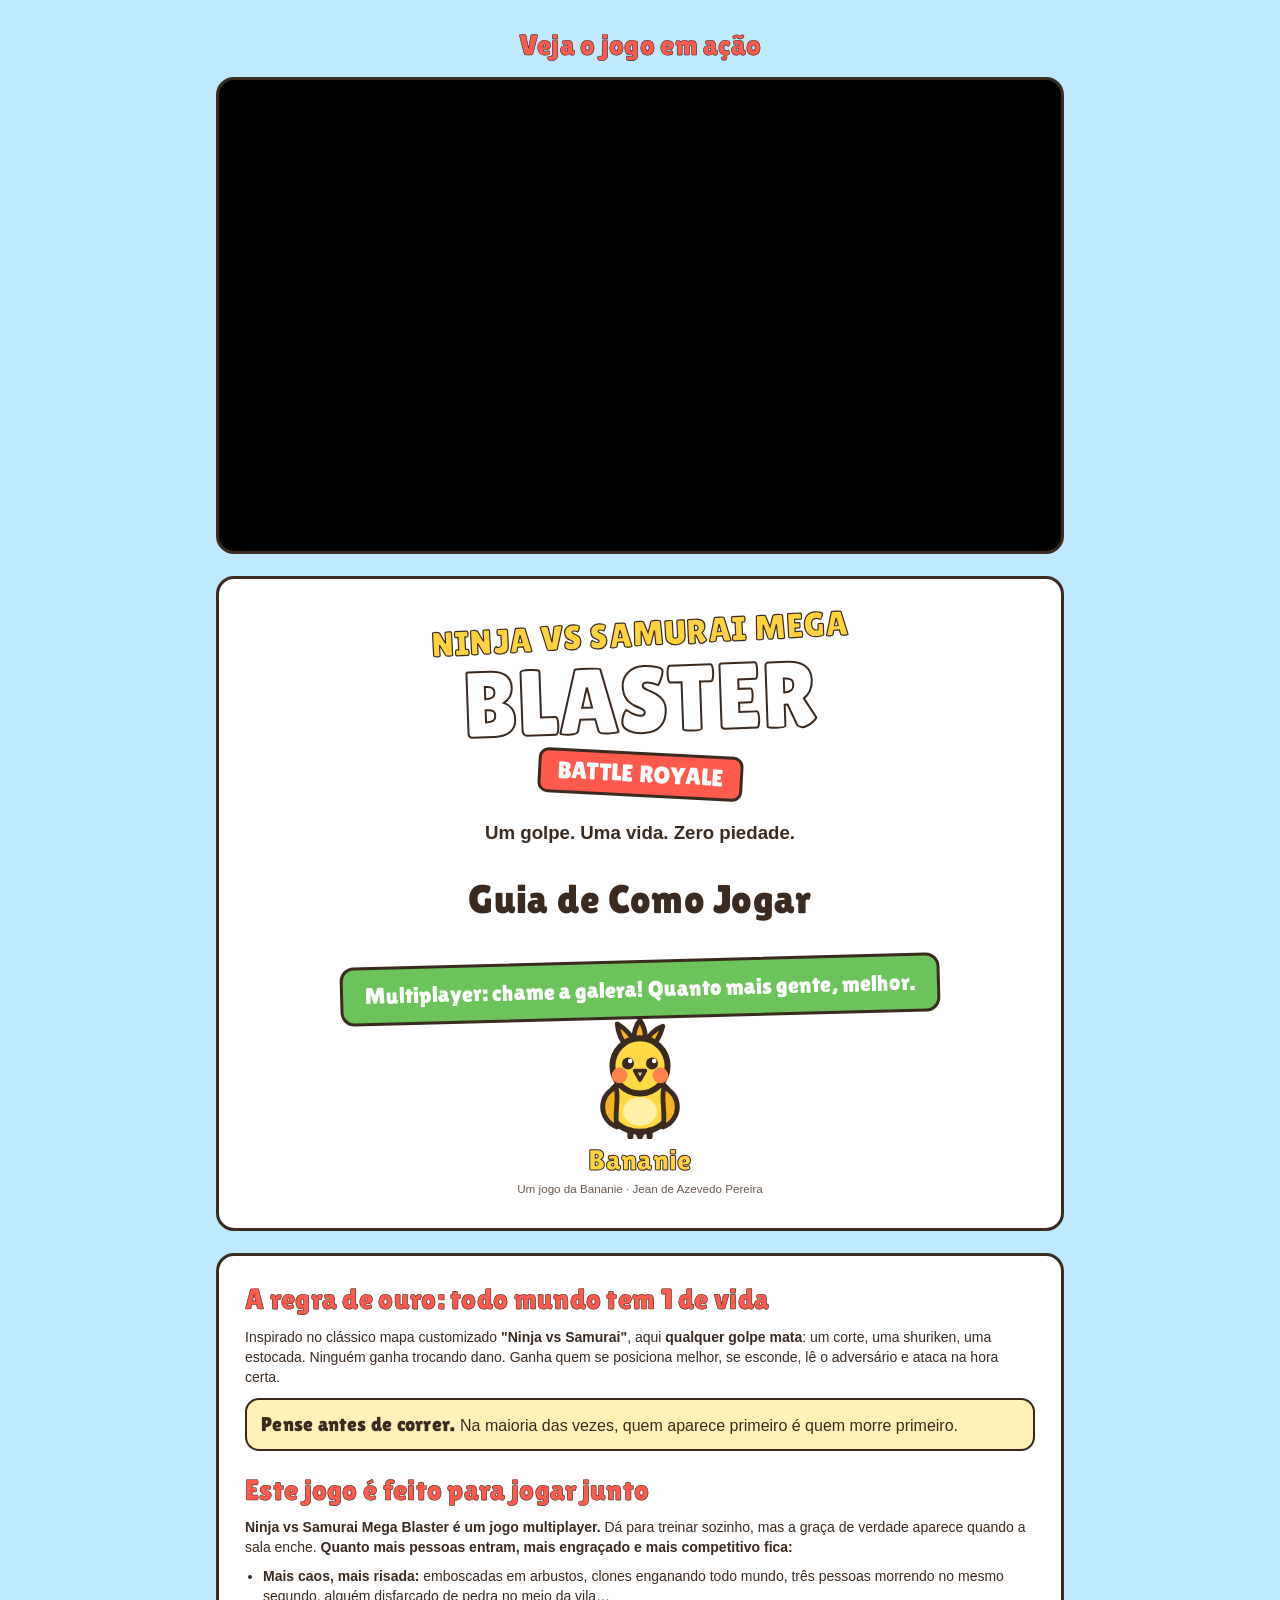
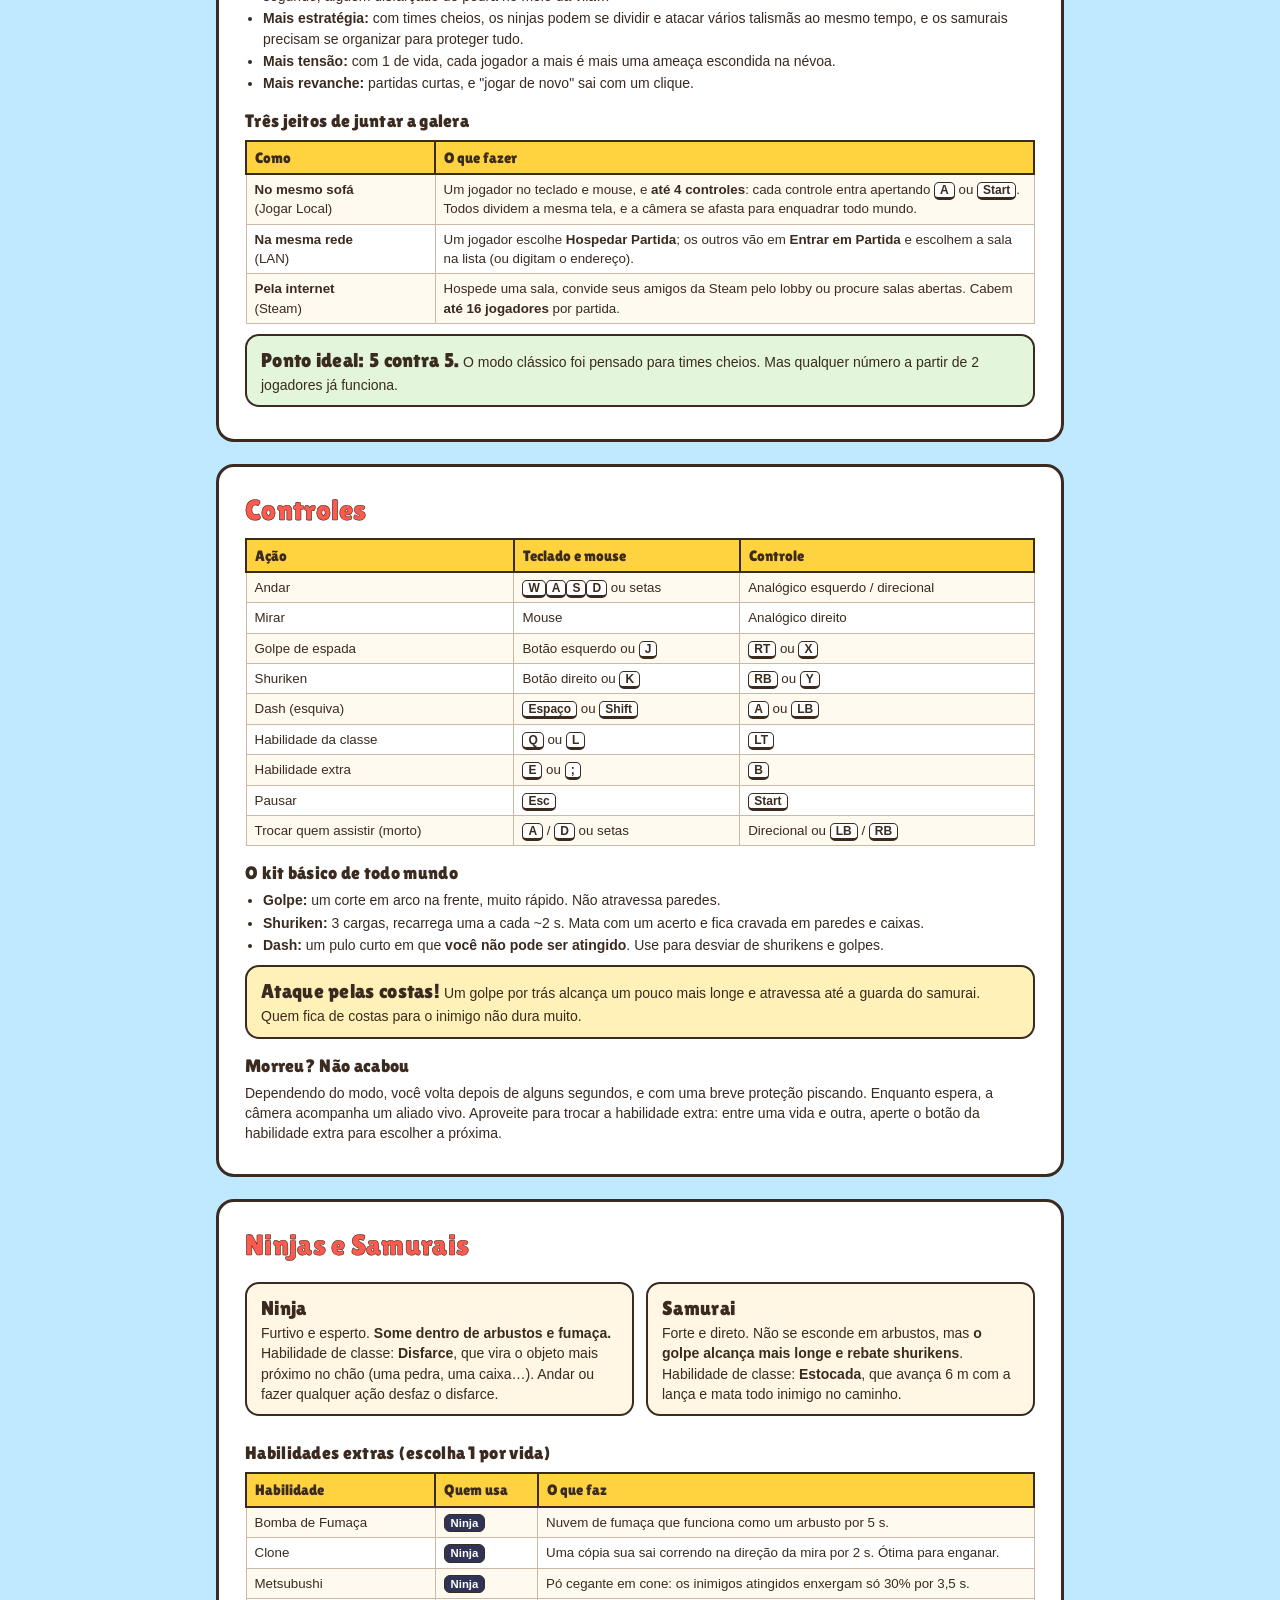
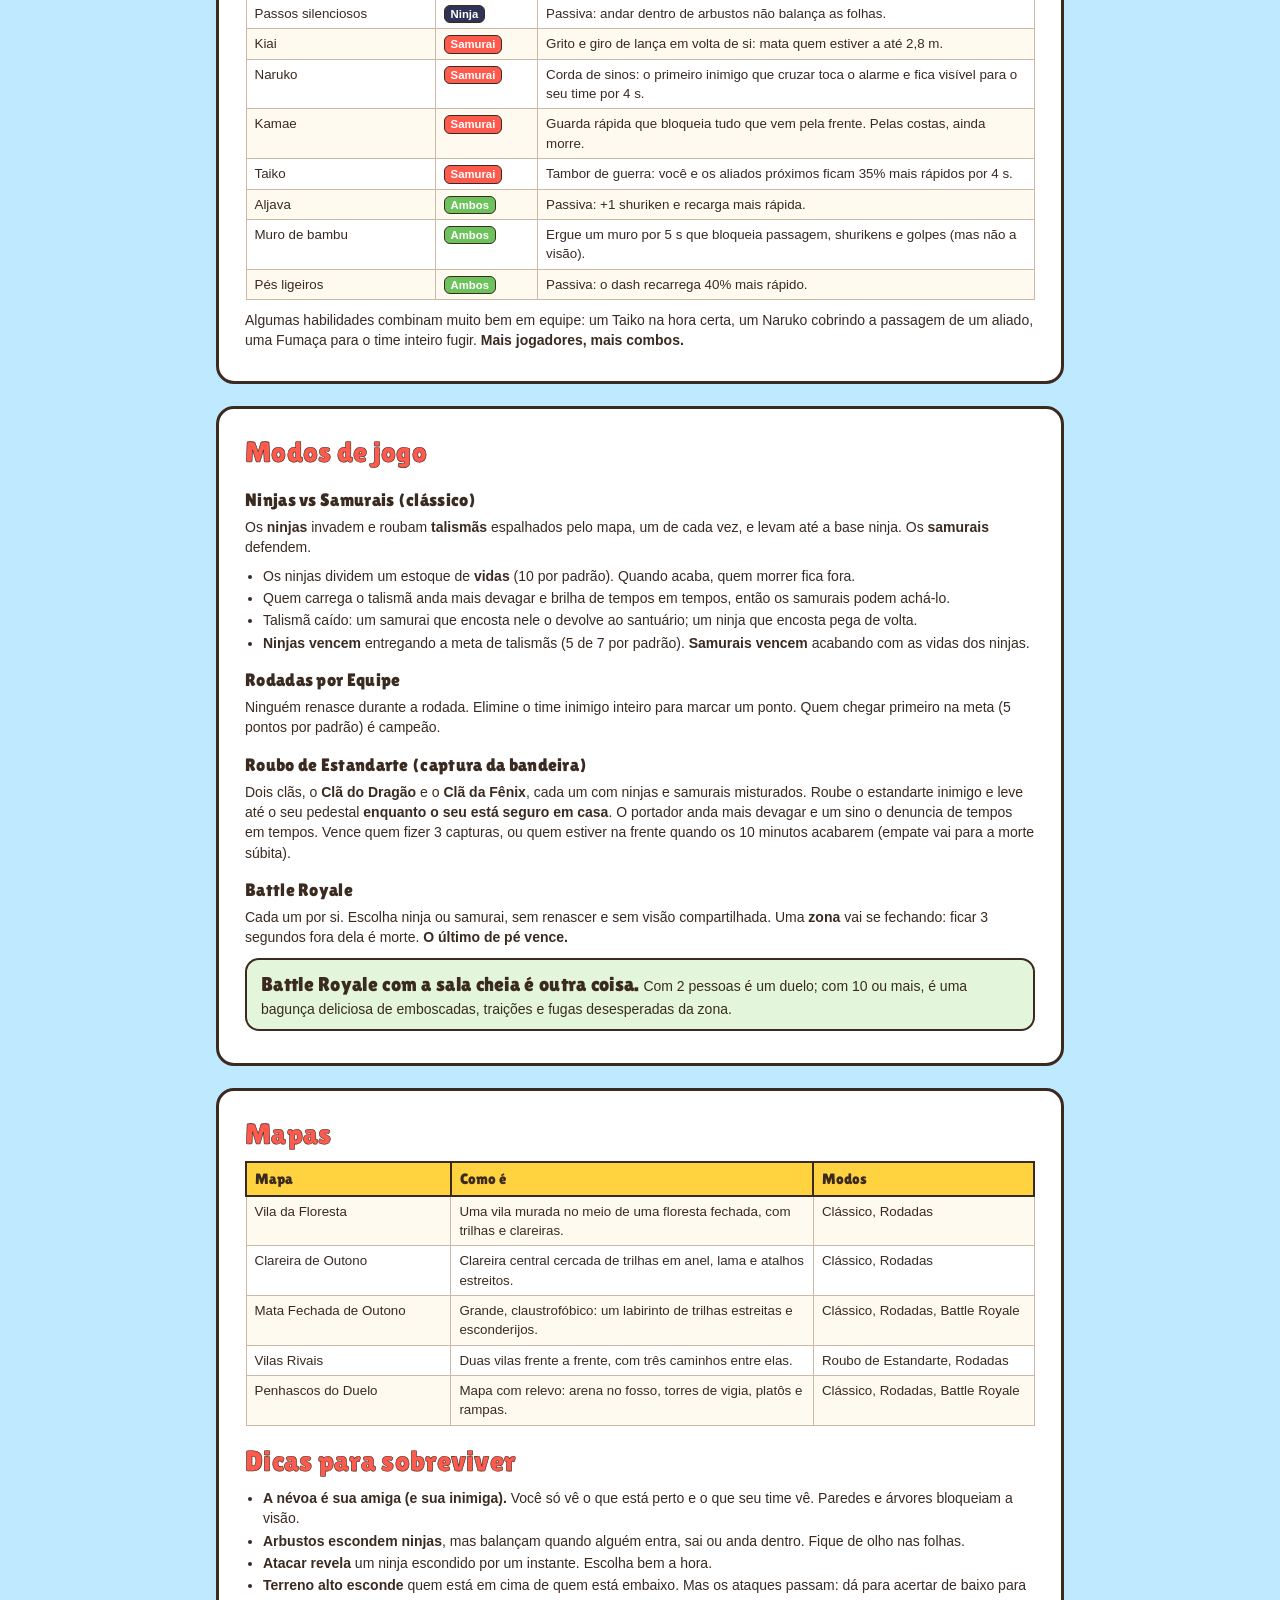
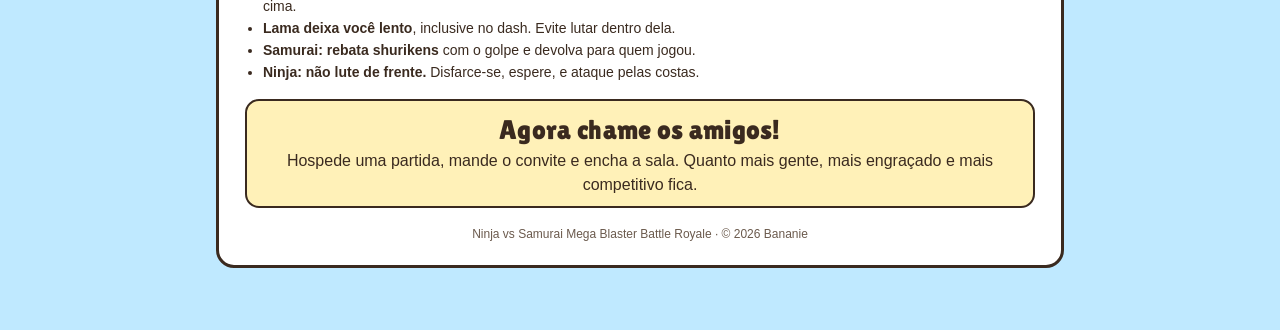
<file: index.html>
<!doctype html>
<html lang="pt-BR">
<head>
<meta charset="utf-8">
<meta name="viewport" content="width=device-width, initial-scale=1">
<meta name="description" content="Ninja vs Samurai Mega Blaster Battle Royale: 1 de vida, ninjas contra samurais, multiplayer. Um jogo da Bananie.">
<title>Ninja vs Samurai Mega Blaster Battle Royale</title>
<link rel="preconnect" href="https://fonts.googleapis.com">
<link rel="preconnect" href="https://fonts.gstatic.com" crossorigin>
<link href="https://fonts.googleapis.com/css2?family=Lilita+One&display=swap" rel="stylesheet">
<style>
  @page { size: A4; margin: 16mm 16mm 18mm 16mm; }
  :root { --ink:#3A2A1F; --soft:#6b5a4d; --cream:#FFF6E3; --sun:#FFD23F; --coral:#FF5A4E; --leaf:#6CC25B; --sky:#7FD3FF; }
  * { box-sizing: border-box; }
  body { font-family: "Segoe UI", Arial, sans-serif; color: var(--ink); font-size: 10.5pt; line-height: 1.45; margin: 0; }
  h1, h2, h3, .display { font-family: "Lilita One", "Segoe UI", sans-serif; font-weight: normal; letter-spacing: .3px; }
  h2 { font-size: 22pt; color: var(--coral); margin: 0 0 6px; -webkit-text-stroke: .6px var(--ink); }
  h3 { font-size: 13.5pt; margin: 14px 0 4px; }
  p { margin: 4px 0 8px; }
  .page { page-break-after: always; }
  .page:last-child { page-break-after: auto; }

  /* Capa */
  .cover { height: 260mm; display: flex; flex-direction: column; align-items: center; justify-content: center; text-align: center;
           background: linear-gradient(#bfe9ff, #fff6e3 70%); border: 3px solid var(--ink); border-radius: 18px; padding: 20px; }
  .t-top { font-size: 26pt; color: var(--sun); -webkit-text-stroke: 1.2px var(--ink); transform: rotate(-3deg); margin-bottom: -6px; }
  .t-main { font-size: 70pt; color: #fff; -webkit-text-stroke: 2px var(--ink); transform: rotate(-2deg); line-height: 1; }
  .t-sticker { display: inline-block; font-size: 18pt; color: #fff; background: var(--coral); border: 3px solid var(--ink); border-radius: 10px;
               padding: 2px 16px; transform: rotate(3deg); margin-top: 6px; }
  .tagline { font-size: 14pt; margin: 22px 0 6px; font-weight: 600; }
  .guide { font-size: 30pt; margin: 18px 0 6px; }
  .mp-badge { margin-top: 26px; background: var(--leaf); color: #fff; border: 3px solid var(--ink); border-radius: 14px; padding: 10px 22px;
              font-family: "Lilita One", sans-serif; font-size: 17pt; transform: rotate(-1.5deg); }
  .studio { margin-top: auto; display: flex; flex-direction: column; align-items: center; }
  .studio .name { font-size: 22pt; color: var(--sun); -webkit-text-stroke: 1px var(--ink); }
  .studio small { color: var(--soft); }

  /* Blocos */
  .callout { background: var(--cream); border: 2.5px solid var(--ink); border-radius: 14px; padding: 10px 14px; margin: 10px 0; }
  .callout.sun { background: #fff1b8; }
  .callout.leaf { background: #e3f6dc; }
  .callout.big { font-size: 12pt; }
  .callout .display { font-size: 15pt; }
  .cols { display: flex; gap: 12px; }
  .cols > * { flex: 1; }
  table { width: 100%; border-collapse: collapse; margin: 6px 0 10px; font-size: 10pt; }
  th { font-family: "Lilita One", sans-serif; font-weight: normal; text-align: left; background: var(--sun); border: 2px solid var(--ink); padding: 5px 8px; font-size: 11pt; }
  td { border: 1.5px solid #cbb9a6; padding: 5px 8px; vertical-align: top; }
  tr:nth-child(even) td { background: #fffaf0; }
  kbd { font-family: "Segoe UI", sans-serif; font-weight: 700; font-size: 9pt; background: #fff; border: 1.5px solid var(--ink); border-bottom-width: 3px;
        border-radius: 5px; padding: 0 5px; white-space: nowrap; }
  .tag { display: inline-block; font-size: 8.5pt; font-weight: 700; border-radius: 6px; padding: 0 6px; border: 1.5px solid var(--ink); }
  .tag.n { background: #2f3456; color: #fff; } .tag.s { background: var(--coral); color: #fff; } .tag.b { background: var(--leaf); color: #fff; }
  ul { margin: 4px 0 8px 18px; padding: 0; } li { margin: 2px 0; }
  /* Vídeo de demonstração */
  .video-section { text-align: center; margin-bottom: 18px; }
  .video-section h2 { margin-bottom: 10px; }
  .video { position: relative; width: 100%; aspect-ratio: 16 / 9; border: 3px solid var(--ink); border-radius: 18px; overflow: hidden; background: #000; }
  .video iframe { position: absolute; inset: 0; width: 100%; height: 100%; border: 0; }

  /* Na tela: coluna centralizada sobre fundo de céu. Na impressão: páginas A4. */
  @media screen {
    html { background: #bfe9ff; }
    body { max-width: 880px; margin: 0 auto; padding: 24px 16px 40px; }
    .page { background: #fff; border: 3px solid var(--ink); border-radius: 18px; padding: 22px 26px; margin-bottom: 22px; }
    .page.cover { height: auto; min-height: 640px; padding: 30px 20px; }
    .video-section { background: transparent; border: 0; padding: 0; }
    .cols { flex-wrap: wrap; }
    .cols > * { min-width: 240px; }
  }
  @media screen and (max-width: 600px) {
    .t-main { font-size: 46pt; } .t-top { font-size: 17pt; } .guide { font-size: 22pt; }
    .page { padding: 16px; } table { font-size: 9pt; }
  }
  @media print { .video-section { display: none; } }

  .footer-note { text-align: center; color: var(--soft); font-size: 9pt; margin-top: 18px; }
</style>
</head>
<body>

<!-- ================= VÍDEO ================= -->
<section class="page video-section">
  <h2>Veja o jogo em ação</h2>
  <div class="video">
    <iframe src="https://www.youtube-nocookie.com/embed/2x2yj2aYuGE" title="Demonstração de Ninja vs Samurai Mega Blaster Battle Royale"
            allow="accelerometer; autoplay; clipboard-write; encrypted-media; gyroscope; picture-in-picture; web-share"
            referrerpolicy="strict-origin-when-cross-origin" allowfullscreen loading="lazy"></iframe>
  </div>
</section>

<!-- ================= CAPA ================= -->
<section class="page cover">
  <div class="display t-top">NINJA VS SAMURAI MEGA</div>
  <div class="display t-main">BLASTER</div>
  <div class="display t-sticker">BATTLE ROYALE</div>
  <div class="tagline">Um golpe. Uma vida. Zero piedade.</div>
  <div class="display guide">Guia de Como Jogar</div>
  <div class="mp-badge">Multiplayer: chame a galera! Quanto mais gente, melhor.</div>
  <div class="studio">
    <svg width="120" height="120" viewBox="0 0 100 100" stroke="#3A2A1F" stroke-linejoin="round" stroke-linecap="round">
      <polygon points="43,84 50,99 57,84" fill="#F5B024" stroke-width="4"/>
      <path d="M40 24 Q32 16 31 4 Q41 10 47 21 Z" fill="#F5B024" stroke-width="4"/>
      <path d="M45 21 Q44 8 50 1 Q56 10 54 21 Z" fill="#F5B024" stroke-width="4"/>
      <path d="M52 22 Q60 9 69 6 Q66 18 58 25 Z" fill="#F5B024" stroke-width="4"/>
      <ellipse cx="50" cy="71" rx="27" ry="23" fill="#FFD945" stroke-width="5"/>
      <path d="M30 57 C15 63 15 84 31 90 C28 80 33 66 30 57 Z" fill="#F5B024" stroke-width="4"/>
      <path d="M70 57 C85 63 85 84 69 90 C72 80 67 66 70 57 Z" fill="#F5B024" stroke-width="4"/>
      <ellipse cx="50" cy="77" rx="14" ry="12" fill="#FFF0A8" stroke="none"/>
      <line x1="42" y1="93" x2="42" y2="98" stroke-width="5"/><line x1="58" y1="93" x2="58" y2="98" stroke-width="5"/>
      <circle cx="50" cy="39" r="23" fill="#FFD945" stroke-width="5"/>
      <circle cx="33" cy="47" r="6.5" fill="#FF844A" stroke="none"/><circle cx="67" cy="47" r="6.5" fill="#FF844A" stroke="none"/>
      <circle cx="40" cy="37" r="5" fill="#3A2A1F" stroke="none"/><circle cx="60" cy="37" r="5" fill="#3A2A1F" stroke="none"/>
      <circle cx="41.8" cy="35" r="1.9" fill="#fff" stroke="none"/><circle cx="61.8" cy="35" r="1.9" fill="#fff" stroke="none"/>
      <polygon points="45.5,43 54.5,43 50,51" fill="#DBBDAD" stroke-width="3"/>
    </svg>
    <div class="display name">Bananie</div>
    <small>Um jogo da Bananie · Jean de Azevedo Pereira</small>
  </div>
</section>

<!-- ================= REGRA DE OURO + MULTIPLAYER ================= -->
<section class="page">
  <h2>A regra de ouro: todo mundo tem 1 de vida</h2>
  <p>Inspirado no clássico mapa customizado <b>"Ninja vs Samurai"</b>, aqui <b>qualquer golpe mata</b>: um corte, uma shuriken, uma estocada.
  Ninguém ganha trocando dano. Ganha quem se posiciona melhor, se esconde, lê o adversário e ataca na hora certa.</p>
  <div class="callout sun big"><span class="display">Pense antes de correr.</span> Na maioria das vezes, quem aparece primeiro é quem morre primeiro.</div>

  <h2 style="margin-top:18px">Este jogo é feito para jogar junto</h2>
  <p><b>Ninja vs Samurai Mega Blaster é um jogo multiplayer.</b> Dá para treinar sozinho, mas a graça de verdade aparece quando a sala enche.
  <b>Quanto mais pessoas entram, mais engraçado e mais competitivo fica:</b></p>
  <ul>
    <li><b>Mais caos, mais risada:</b> emboscadas em arbustos, clones enganando todo mundo, três pessoas morrendo no mesmo segundo, alguém disfarçado de pedra no meio da vila…</li>
    <li><b>Mais estratégia:</b> com times cheios, os ninjas podem se dividir e atacar vários talismãs ao mesmo tempo, e os samurais precisam se organizar para proteger tudo.</li>
    <li><b>Mais tensão:</b> com 1 de vida, cada jogador a mais é mais uma ameaça escondida na névoa.</li>
    <li><b>Mais revanche:</b> partidas curtas, e "jogar de novo" sai com um clique.</li>
  </ul>

  <h3>Três jeitos de juntar a galera</h3>
  <table>
    <tr><th style="width:24%">Como</th><th>O que fazer</th></tr>
    <tr><td><b>No mesmo sofá</b><br>(Jogar Local)</td><td>Um jogador no teclado e mouse, e <b>até 4 controles</b>: cada controle entra apertando <kbd>A</kbd> ou <kbd>Start</kbd>. Todos dividem a mesma tela, e a câmera se afasta para enquadrar todo mundo.</td></tr>
    <tr><td><b>Na mesma rede</b><br>(LAN)</td><td>Um jogador escolhe <b>Hospedar Partida</b>; os outros vão em <b>Entrar em Partida</b> e escolhem a sala na lista (ou digitam o endereço).</td></tr>
    <tr><td><b>Pela internet</b><br>(Steam)</td><td>Hospede uma sala, convide seus amigos da Steam pelo lobby ou procure salas abertas. Cabem <b>até 16 jogadores</b> por partida.</td></tr>
  </table>
  <div class="callout leaf"><span class="display">Ponto ideal: 5 contra 5.</span> O modo clássico foi pensado para times cheios. Mas qualquer número a partir de 2 jogadores já funciona.</div>
</section>

<!-- ================= CONTROLES ================= -->
<section class="page">
  <h2>Controles</h2>
  <table>
    <tr><th style="width:34%">Ação</th><th>Teclado e mouse</th><th>Controle</th></tr>
    <tr><td>Andar</td><td><kbd>W</kbd><kbd>A</kbd><kbd>S</kbd><kbd>D</kbd> ou setas</td><td>Analógico esquerdo / direcional</td></tr>
    <tr><td>Mirar</td><td>Mouse</td><td>Analógico direito</td></tr>
    <tr><td>Golpe de espada</td><td>Botão esquerdo ou <kbd>J</kbd></td><td><kbd>RT</kbd> ou <kbd>X</kbd></td></tr>
    <tr><td>Shuriken</td><td>Botão direito ou <kbd>K</kbd></td><td><kbd>RB</kbd> ou <kbd>Y</kbd></td></tr>
    <tr><td>Dash (esquiva)</td><td><kbd>Espaço</kbd> ou <kbd>Shift</kbd></td><td><kbd>A</kbd> ou <kbd>LB</kbd></td></tr>
    <tr><td>Habilidade da classe</td><td><kbd>Q</kbd> ou <kbd>L</kbd></td><td><kbd>LT</kbd></td></tr>
    <tr><td>Habilidade extra</td><td><kbd>E</kbd> ou <kbd>;</kbd></td><td><kbd>B</kbd></td></tr>
    <tr><td>Pausar</td><td><kbd>Esc</kbd></td><td><kbd>Start</kbd></td></tr>
    <tr><td>Trocar quem assistir (morto)</td><td><kbd>A</kbd> / <kbd>D</kbd> ou setas</td><td>Direcional ou <kbd>LB</kbd> / <kbd>RB</kbd></td></tr>
  </table>

  <h3>O kit básico de todo mundo</h3>
  <ul>
    <li><b>Golpe:</b> um corte em arco na frente, muito rápido. Não atravessa paredes.</li>
    <li><b>Shuriken:</b> 3 cargas, recarrega uma a cada ~2 s. Mata com um acerto e fica cravada em paredes e caixas.</li>
    <li><b>Dash:</b> um pulo curto em que <b>você não pode ser atingido</b>. Use para desviar de shurikens e golpes.</li>
  </ul>
  <div class="callout sun"><span class="display">Ataque pelas costas!</span> Um golpe por trás alcança um pouco mais longe e atravessa até a guarda do samurai. Quem fica de costas para o inimigo não dura muito.</div>

  <h3>Morreu? Não acabou</h3>
  <p>Dependendo do modo, você volta depois de alguns segundos, e com uma breve proteção piscando. Enquanto espera, a câmera acompanha um aliado vivo.
  Aproveite para trocar a habilidade extra: entre uma vida e outra, aperte o botão da habilidade extra para escolher a próxima.</p>
</section>

<!-- ================= CLASSES E HABILIDADES ================= -->
<section class="page">
  <h2>Ninjas e Samurais</h2>
  <div class="cols">
    <div class="callout"><span class="display">Ninja</span><br>Furtivo e esperto. <b>Some dentro de arbustos e fumaça.</b><br>
      Habilidade de classe: <b>Disfarce</b>, que vira o objeto mais próximo no chão (uma pedra, uma caixa…). Andar ou fazer qualquer ação desfaz o disfarce.</div>
    <div class="callout"><span class="display">Samurai</span><br>Forte e direto. Não se esconde em arbustos, mas <b>o golpe alcança mais longe e rebate shurikens</b>.<br>
      Habilidade de classe: <b>Estocada</b>, que avança 6 m com a lança e mata todo inimigo no caminho.</div>
  </div>

  <h3>Habilidades extras (escolha 1 por vida)</h3>
  <table>
    <tr><th style="width:24%">Habilidade</th><th style="width:13%">Quem usa</th><th>O que faz</th></tr>
    <tr><td>Bomba de Fumaça</td><td><span class="tag n">Ninja</span></td><td>Nuvem de fumaça que funciona como um arbusto por 5 s.</td></tr>
    <tr><td>Clone</td><td><span class="tag n">Ninja</span></td><td>Uma cópia sua sai correndo na direção da mira por 2 s. Ótima para enganar.</td></tr>
    <tr><td>Metsubushi</td><td><span class="tag n">Ninja</span></td><td>Pó cegante em cone: os inimigos atingidos enxergam só 30% por 3,5 s.</td></tr>
    <tr><td>Passos silenciosos</td><td><span class="tag n">Ninja</span></td><td>Passiva: andar dentro de arbustos não balança as folhas.</td></tr>
    <tr><td>Kiai</td><td><span class="tag s">Samurai</span></td><td>Grito e giro de lança em volta de si: mata quem estiver a até 2,8 m.</td></tr>
    <tr><td>Naruko</td><td><span class="tag s">Samurai</span></td><td>Corda de sinos: o primeiro inimigo que cruzar toca o alarme e fica visível para o seu time por 4 s.</td></tr>
    <tr><td>Kamae</td><td><span class="tag s">Samurai</span></td><td>Guarda rápida que bloqueia tudo que vem pela frente. Pelas costas, ainda morre.</td></tr>
    <tr><td>Taiko</td><td><span class="tag s">Samurai</span></td><td>Tambor de guerra: você e os aliados próximos ficam 35% mais rápidos por 4 s.</td></tr>
    <tr><td>Aljava</td><td><span class="tag b">Ambos</span></td><td>Passiva: +1 shuriken e recarga mais rápida.</td></tr>
    <tr><td>Muro de bambu</td><td><span class="tag b">Ambos</span></td><td>Ergue um muro por 5 s que bloqueia passagem, shurikens e golpes (mas não a visão).</td></tr>
    <tr><td>Pés ligeiros</td><td><span class="tag b">Ambos</span></td><td>Passiva: o dash recarrega 40% mais rápido.</td></tr>
  </table>
  <p>Algumas habilidades combinam muito bem em equipe: um Taiko na hora certa, um Naruko cobrindo a passagem de um aliado, uma Fumaça para o time inteiro fugir. <b>Mais jogadores, mais combos.</b></p>
</section>

<!-- ================= MODOS ================= -->
<section class="page">
  <h2>Modos de jogo</h2>

  <h3>Ninjas vs Samurais (clássico)</h3>
  <p>Os <b>ninjas</b> invadem e roubam <b>talismãs</b> espalhados pelo mapa, um de cada vez, e levam até a base ninja. Os <b>samurais</b> defendem.</p>
  <ul>
    <li>Os ninjas dividem um estoque de <b>vidas</b> (10 por padrão). Quando acaba, quem morrer fica fora.</li>
    <li>Quem carrega o talismã anda mais devagar e brilha de tempos em tempos, então os samurais podem achá-lo.</li>
    <li>Talismã caído: um samurai que encosta nele o devolve ao santuário; um ninja que encosta pega de volta.</li>
    <li><b>Ninjas vencem</b> entregando a meta de talismãs (5 de 7 por padrão). <b>Samurais vencem</b> acabando com as vidas dos ninjas.</li>
  </ul>

  <h3>Rodadas por Equipe</h3>
  <p>Ninguém renasce durante a rodada. Elimine o time inimigo inteiro para marcar um ponto. Quem chegar primeiro na meta (5 pontos por padrão) é campeão.</p>

  <h3>Roubo de Estandarte (captura da bandeira)</h3>
  <p>Dois clãs, o <b>Clã do Dragão</b> e o <b>Clã da Fênix</b>, cada um com ninjas e samurais misturados. Roube o estandarte inimigo e leve até o seu pedestal
  <b>enquanto o seu está seguro em casa</b>. O portador anda mais devagar e um sino o denuncia de tempos em tempos. Vence quem fizer 3 capturas, ou quem estiver na frente quando os 10 minutos acabarem
  (empate vai para a morte súbita).</p>

  <h3>Battle Royale</h3>
  <p>Cada um por si. Escolha ninja ou samurai, sem renascer e sem visão compartilhada. Uma <b>zona</b> vai se fechando: ficar 3 segundos fora dela é morte. <b>O último de pé vence.</b></p>
  <div class="callout leaf"><span class="display">Battle Royale com a sala cheia é outra coisa.</span> Com 2 pessoas é um duelo; com 10 ou mais, é uma bagunça deliciosa de emboscadas, traições e fugas desesperadas da zona.</div>
</section>

<!-- ================= MAPAS + DICAS ================= -->
<section class="page">
  <h2>Mapas</h2>
  <table>
    <tr><th style="width:26%">Mapa</th><th>Como é</th><th style="width:28%">Modos</th></tr>
    <tr><td>Vila da Floresta</td><td>Uma vila murada no meio de uma floresta fechada, com trilhas e clareiras.</td><td>Clássico, Rodadas</td></tr>
    <tr><td>Clareira de Outono</td><td>Clareira central cercada de trilhas em anel, lama e atalhos estreitos.</td><td>Clássico, Rodadas</td></tr>
    <tr><td>Mata Fechada de Outono</td><td>Grande, claustrofóbico: um labirinto de trilhas estreitas e esconderijos.</td><td>Clássico, Rodadas, Battle Royale</td></tr>
    <tr><td>Vilas Rivais</td><td>Duas vilas frente a frente, com três caminhos entre elas.</td><td>Roubo de Estandarte, Rodadas</td></tr>
    <tr><td>Penhascos do Duelo</td><td>Mapa com relevo: arena no fosso, torres de vigia, platôs e rampas.</td><td>Clássico, Rodadas, Battle Royale</td></tr>
  </table>

  <h2 style="margin-top:14px">Dicas para sobreviver</h2>
  <ul>
    <li><b>A névoa é sua amiga (e sua inimiga).</b> Você só vê o que está perto e o que seu time vê. Paredes e árvores bloqueiam a visão.</li>
    <li><b>Arbustos escondem ninjas</b>, mas balançam quando alguém entra, sai ou anda dentro. Fique de olho nas folhas.</li>
    <li><b>Atacar revela</b> um ninja escondido por um instante. Escolha bem a hora.</li>
    <li><b>Terreno alto esconde</b> quem está em cima de quem está embaixo. Mas os ataques passam: dá para acertar de baixo para cima.</li>
    <li><b>Lama deixa você lento</b>, inclusive no dash. Evite lutar dentro dela.</li>
    <li><b>Samurai: rebata shurikens</b> com o golpe e devolva para quem jogou.</li>
    <li><b>Ninja: não lute de frente.</b> Disfarce-se, espere, e ataque pelas costas.</li>
  </ul>

  <div class="callout sun big" style="margin-top:16px; text-align:center">
    <span class="display" style="font-size:20pt">Agora chame os amigos!</span><br>
    Hospede uma partida, mande o convite e encha a sala. Quanto mais gente, mais engraçado e mais competitivo fica.
  </div>
  <div class="footer-note">Ninja vs Samurai Mega Blaster Battle Royale · © 2026 Bananie</div>
</section>

</body>
</html>
</file>
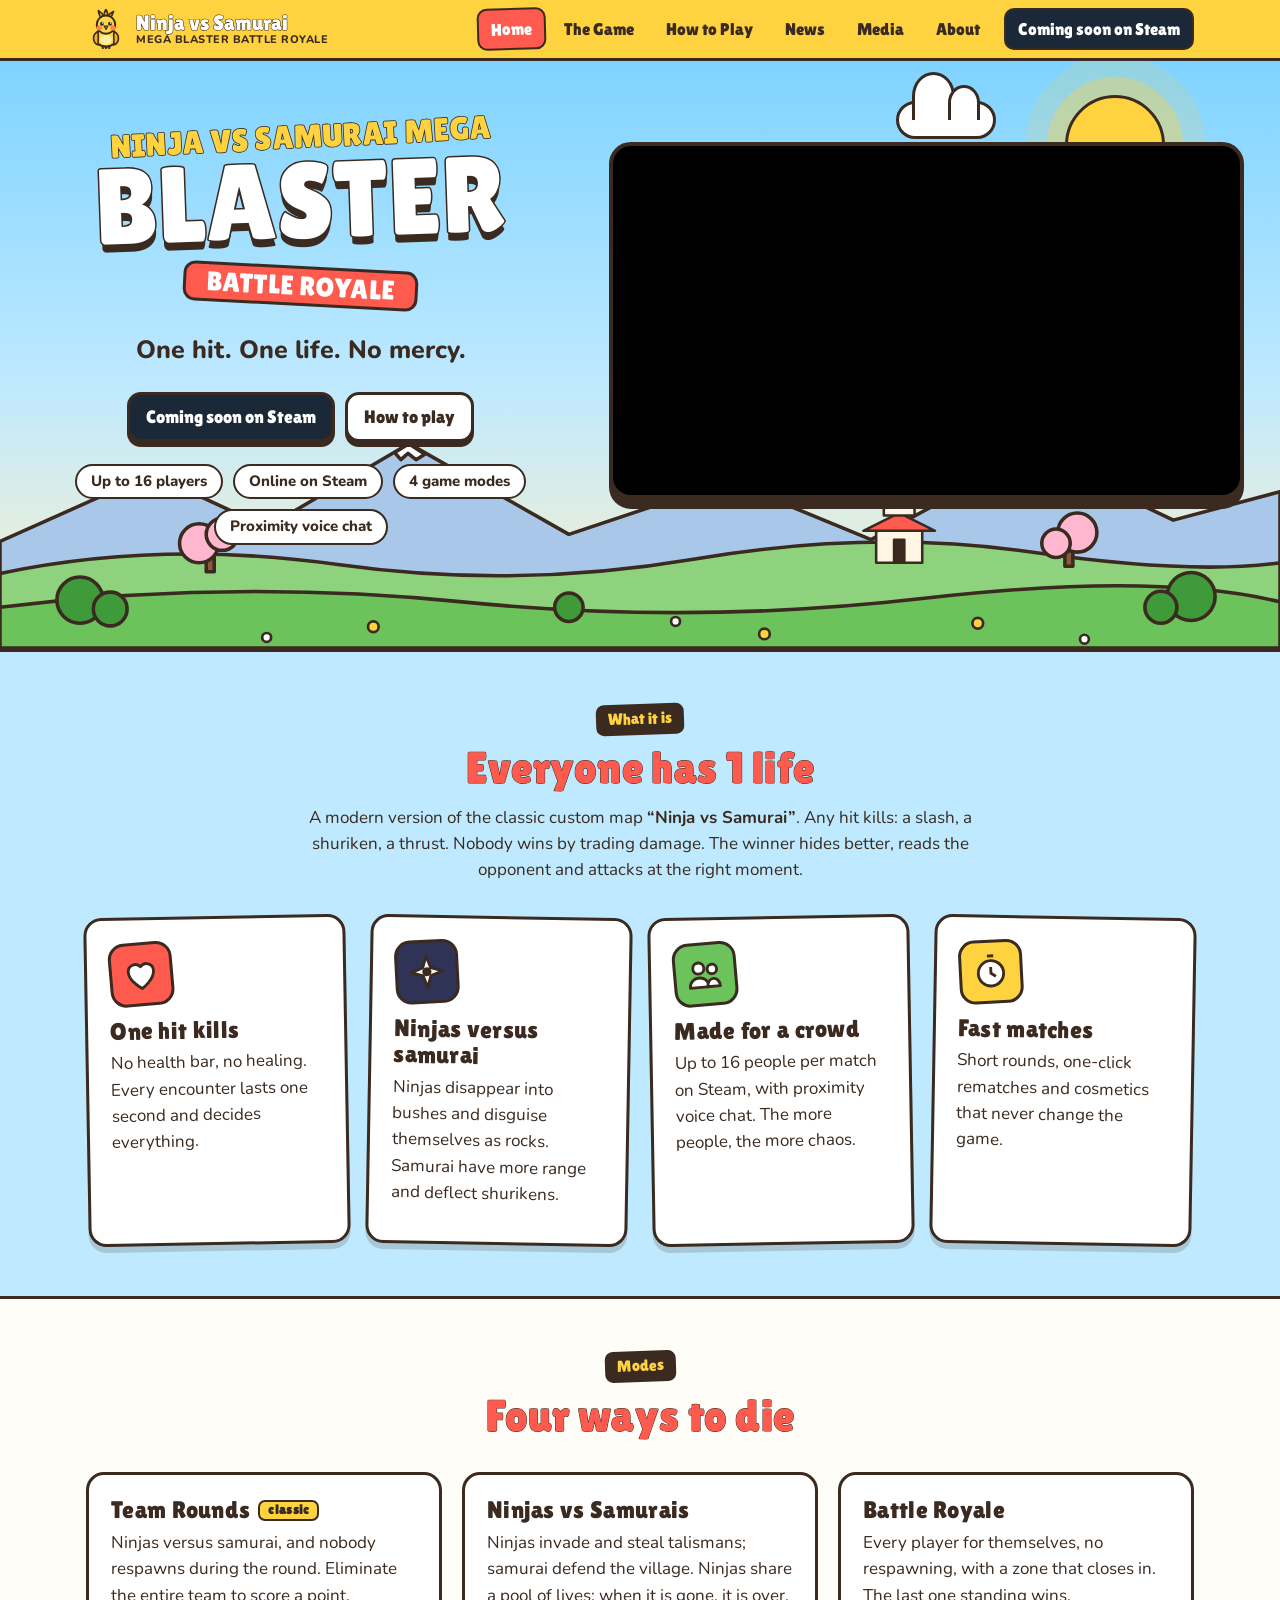
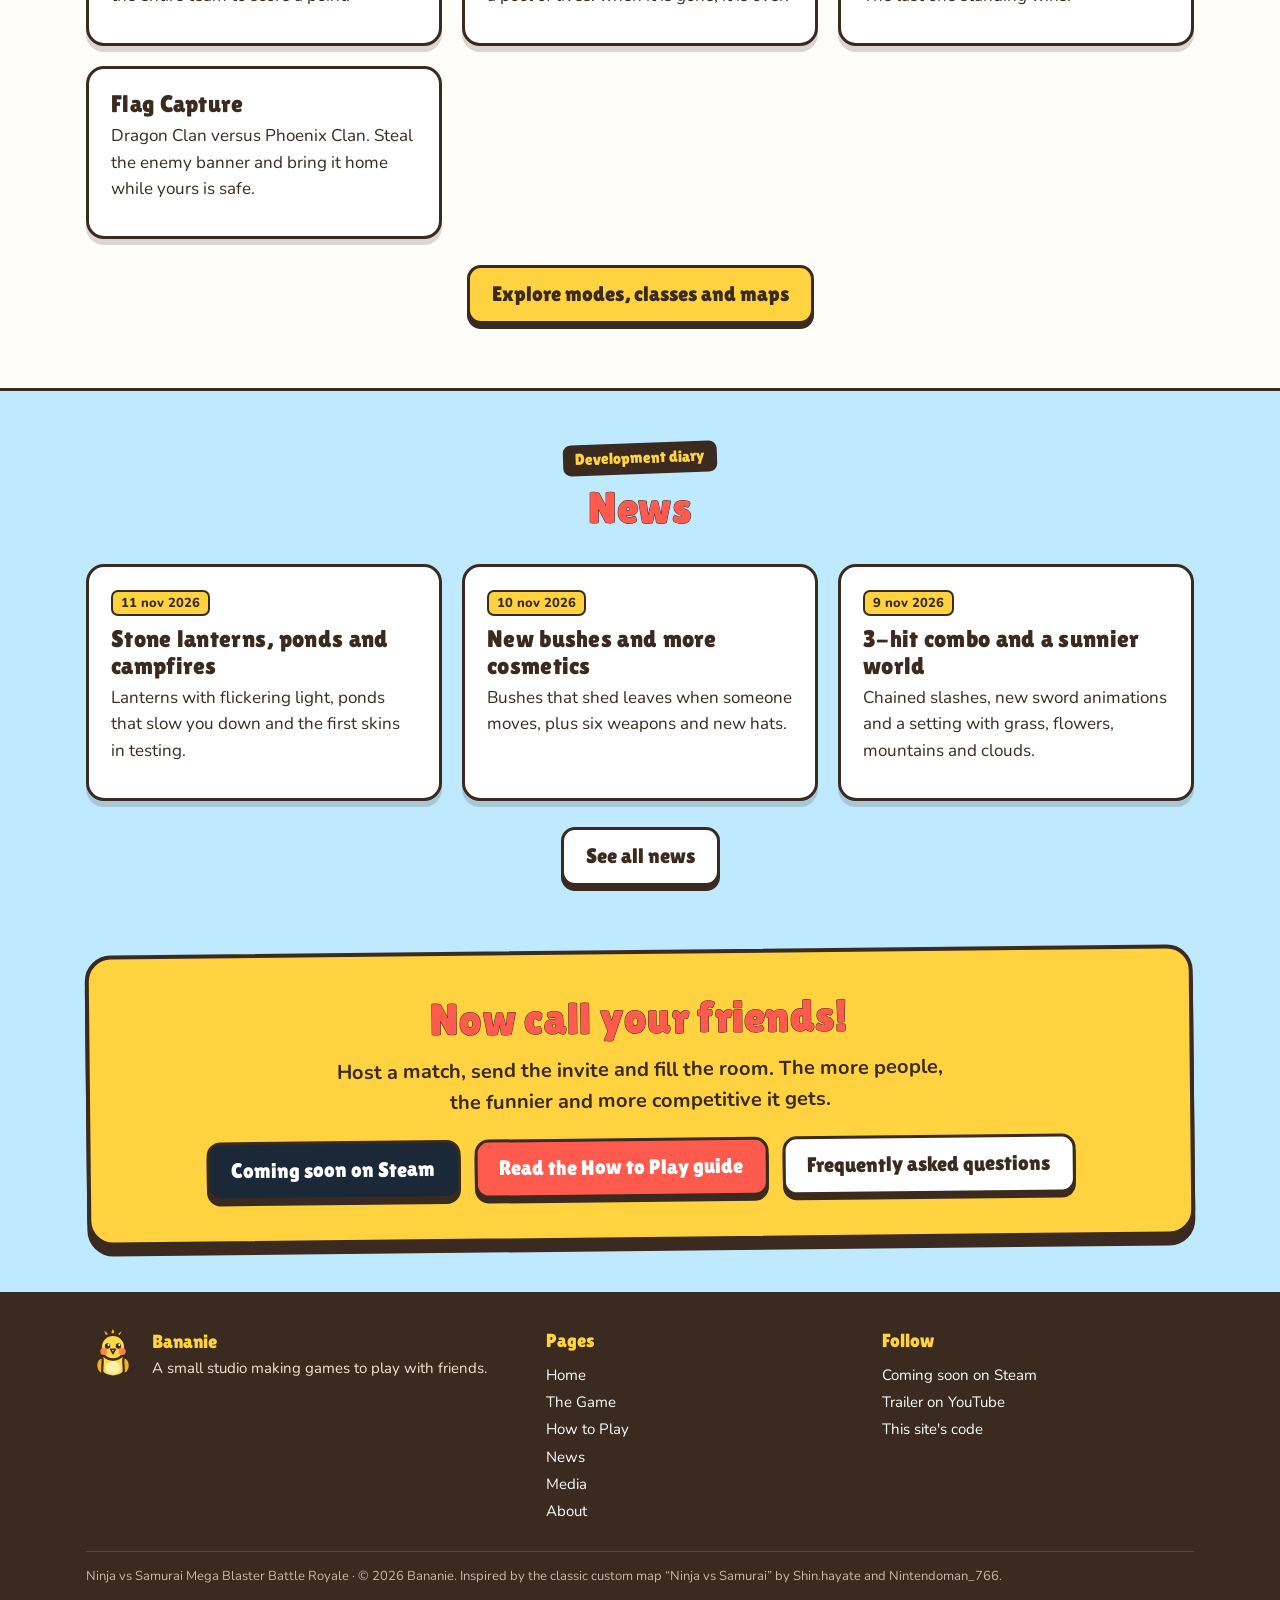
<file: site/index.html>
<!doctype html>
<html lang="en">
<head>
<meta charset="utf-8">
<meta name="viewport" content="width=device-width, initial-scale=1">
<meta name="referrer" content="strict-origin-when-cross-origin">
<title>Ninja vs Samurai Mega Blaster Battle Royale</title>
<meta name="description" content="Ninja vs Samurai Mega Blaster Battle Royale: everyone has 1 life. Ninjas steal talismans, samurai defend. Multiplayer for up to 16 players. A game by Bananie.">
<meta property="og:title" content="Ninja vs Samurai Mega Blaster Battle Royale">
<meta property="og:description" content="One hit. One life. No mercy. Multiplayer for up to 16 players.">
<meta property="og:image" content="https://i.ytimg.com/vi/XwUCWeQ5r00/hqdefault.jpg">
<link rel="icon" href="assets/bananie.svg" type="image/svg+xml">
<link rel="preconnect" href="https://fonts.googleapis.com">
<link rel="preconnect" href="https://fonts.gstatic.com" crossorigin>
<link href="https://fonts.googleapis.com/css2?family=Lilita+One&family=Nunito:wght@400;700;800&display=swap" rel="stylesheet">
<link rel="stylesheet" href="assets/site.css">
</head>
<body class="site">
<script src="assets/site.js"></script>

<!-- ============ HERO ============ -->
<section class="hero">
  <div class="sunball" aria-hidden="true"></div>
  <div class="cloud a" aria-hidden="true"></div>
  <div class="cloud b" aria-hidden="true"></div>
  <svg class="scene" viewBox="0 0 1440 260" preserveAspectRatio="xMidYMax slice" aria-hidden="true" stroke="#3A2A1F" stroke-width="4" stroke-linejoin="round">
    <path d="M0 140 L170 64 L300 124 L460 30 L640 132 L820 72 L980 138 L1160 40 L1320 116 L1440 84 V260 H0Z" fill="#a9c7e8"/>
    <path d="M444 40 L460 30 L478 42 L468 48 L459 41 L451 48Z M1144 50 L1160 40 L1178 52 L1168 58 L1159 51 L1151 58Z" fill="#fff"/>
    <path d="M0 176 Q180 138 380 166 T780 160 T1160 152 T1440 164 V260 H0Z" fill="#8fd27e"/>
    <g fill="#8a5a3c"><rect x="232" y="150" width="9" height="24"/><rect x="1198" y="142" width="9" height="26"/></g>
    <g fill="#ffb7d0"><circle cx="224" cy="142" r="22"/><circle cx="250" cy="132" r="18"/><circle cx="1212" cy="130" r="22"/><circle cx="1188" cy="142" r="16"/></g>
    <g transform="translate(990 92) scale(.72)">
      <rect x="-6" y="44" width="72" height="56" fill="#fff6e3"/>
      <path d="M-26 50 L30 22 L86 50Z" fill="#FF5A4E"/>
      <rect x="6" y="2" width="48" height="24" fill="#fff6e3"/>
      <path d="M-12 8 L30 -16 L72 8Z" fill="#FF5A4E"/>
      <rect x="22" y="64" width="16" height="36" fill="#3A2A1F"/>
    </g>
    <path d="M0 214 Q260 182 520 208 T1040 204 T1440 208 V260 H0Z" fill="#6CC25B"/>
    <g fill="#3f9a3a"><circle cx="90" cy="206" r="26"/><circle cx="124" cy="216" r="19"/><circle cx="1340" cy="202" r="27"/><circle cx="1306" cy="214" r="18"/><circle cx="640" cy="214" r="16"/></g>
    <g fill="#FFD23F" stroke-width="3"><circle cx="420" cy="236" r="6"/><circle cx="860" cy="244" r="6"/><circle cx="1100" cy="232" r="6"/></g>
    <g fill="#fff" stroke-width="3"><circle cx="300" cy="248" r="5"/><circle cx="760" cy="230" r="5"/><circle cx="1220" cy="250" r="5"/></g>
  </svg>

  <div class="content hero-grid">
   <div class="hero-text">
    <h1 class="logo-stack">
      <span class="t-top">NINJA VS SAMURAI MEGA</span>
      <span class="t-main">BLASTER</span>
      <span class="t-sticker">BATTLE ROYALE</span>
    </h1>
     <p class="tagline">One hit. One life. No mercy.</p>
    <div class="btn-row">
       <a class="btn steam steam-link" href="#" data-label="Add to wishlist on Steam">Steam</a>
       <a class="btn" href="como-jogar.html">How to play</a>
    </div>
    <div class="pill-row">
       <span class="pill">Up to 16 players</span>
       <span class="pill">Online on Steam</span>
       <span class="pill">4 game modes</span>
       <span class="pill">Proximity voice chat</span>
    </div>
   </div>
   <div class="hero-video" id="trailer">
     <div class="video"><iframe width="560" height="315" src="https://www.youtube.com/embed/XwUCWeQ5r00?si=ClYhWn1uIsWAXkfs" title="Ninja vs Samurai Mega Blaster Battle Royale trailer" frameborder="0" allow="accelerometer; autoplay; clipboard-write; encrypted-media; gyroscope; picture-in-picture; web-share" referrerpolicy="strict-origin-when-cross-origin" allowfullscreen></iframe></div>
   </div>
  </div>
</section>

<!-- ============ PITCH ============ -->
<section class="band">
  <div class="wrap">
    <div class="section-head">
       <span class="kicker">What it is</span>
       <h2>Everyone has 1 life</h2>
       <p>A modern version of the classic custom map <b>“Ninja vs Samurai”</b>. Any hit kills: a slash, a shuriken, a thrust.
       Nobody wins by trading damage. The winner hides better, reads the opponent and attacks at the right moment.</p>
    </div>
    <div class="grid c4">
      <div class="card tilt-l">
        <div class="icon-badge" style="background:var(--coral)"><svg viewBox="0 0 24 24" fill="#fff" stroke="#3A2A1F" stroke-width="1.8" stroke-linejoin="round"><path d="M12 21s-8-5-8-11a4.5 4.5 0 0 1 8-2.8A4.5 4.5 0 0 1 20 10c0 6-8 11-8 11z"/></svg></div>
         <h3>One hit kills</h3>
         <p>No health bar, no healing. Every encounter lasts one second and decides everything.</p>
      </div>
      <div class="card tilt-r">
        <div class="icon-badge" style="background:var(--night)"><svg viewBox="0 0 24 24" fill="#fff" stroke="#3A2A1F" stroke-width="1.8" stroke-linejoin="round"><path d="M12 2l2.5 7.5L22 12l-7.5 2.5L12 22l-2.5-7.5L2 12l7.5-2.5z"/><circle cx="12" cy="12" r="2" fill="#3A2A1F"/></svg></div>
         <h3>Ninjas versus samurai</h3>
         <p>Ninjas disappear into bushes and disguise themselves as rocks. Samurai have more range and deflect shurikens.</p>
      </div>
      <div class="card tilt-l">
        <div class="icon-badge" style="background:var(--leaf)"><svg viewBox="0 0 24 24" fill="#fff" stroke="#3A2A1F" stroke-width="1.8" stroke-linejoin="round"><circle cx="8" cy="8" r="3.5"/><circle cx="16.5" cy="9" r="3"/><path d="M2 20c0-4 3-6 6-6s6 2 6 6z"/><path d="M13 20c.3-3 2-5 4-5s4 2 4 5z"/></svg></div>
         <h3>Made for a crowd</h3>
         <p>Up to 16 people per match on Steam, with proximity voice chat. The more people, the more chaos.</p>
      </div>
      <div class="card tilt-r">
        <div class="icon-badge" style="background:var(--sun)"><svg viewBox="0 0 24 24" fill="#fff" stroke="#3A2A1F" stroke-width="1.8" stroke-linejoin="round"><circle cx="12" cy="13" r="8"/><path d="M12 9v4l3 2M10 2h4"/></svg></div>
         <h3>Fast matches</h3>
         <p>Short rounds, one-click rematches and cosmetics that never change the game.</p>
      </div>
    </div>
  </div>
</section>

<!-- ============ MODES ============ -->
<section class="band paper">
  <div class="wrap">
    <div class="section-head">
       <span class="kicker">Modes</span>
       <h2>Four ways to die</h2>
    </div>
    <div class="grid c2">
       <div class="card mode-card"><h3>Team Rounds <span class="tag y">classic</span></h3>
         <p>Ninjas versus samurai, and nobody respawns during the round. Eliminate the entire team to score a point.</p></div>
      <div class="card mode-card"><h3>Ninjas vs Samurais</h3>
         <p>Ninjas invade and steal talismans; samurai defend the village. Ninjas share a pool of lives: when it is gone, it is over.</p></div>
      <div class="card mode-card"><h3>Battle Royale</h3>
         <p>Every player for themselves, no respawning, with a zone that closes in. The last one standing wins.</p></div>
       <div class="card mode-card"><h3>Flag Capture</h3>
         <p>Dragon Clan versus Phoenix Clan. Steal the enemy banner and bring it home while yours is safe.</p></div>
    </div>
     <p class="center" style="margin-top:26px"><a class="btn sun" href="jogo.html">Explore modes, classes and maps</a></p>
  </div>
</section>

<!-- ============ NEWS ============ -->
<section class="band">
  <div class="wrap">
    <div class="section-head">
       <span class="kicker">Development diary</span>
       <h2>News</h2>
    </div>
    <div class="grid c3">
      <a class="card" href="novidades.html#lanternas" style="text-decoration:none;color:inherit">
        <span class="tag y">11 nov 2026</span>
         <h3 style="margin-top:10px">Stone lanterns, ponds and campfires</h3>
         <p>Lanterns with flickering light, ponds that slow you down and the first skins in testing.</p></a>
      <a class="card" href="novidades.html#arbustos" style="text-decoration:none;color:inherit">
        <span class="tag y">10 nov 2026</span>
         <h3 style="margin-top:10px">New bushes and more cosmetics</h3>
         <p>Bushes that shed leaves when someone moves, plus six weapons and new hats.</p></a>
      <a class="card" href="novidades.html#combo" style="text-decoration:none;color:inherit">
        <span class="tag y">9 nov 2026</span>
         <h3 style="margin-top:10px">3-hit combo and a sunnier world</h3>
         <p>Chained slashes, new sword animations and a setting with grass, flowers, mountains and clouds.</p></a>
    </div>
     <p class="center" style="margin-top:26px"><a class="btn" href="novidades.html">See all news</a></p>
  </div>
</section>

<!-- ============ CTA ============ -->
<section class="band" style="padding-top:0">
  <div class="wrap">
    <div class="cta-box">
       <h2>Now call your friends!</h2>
       <p style="font-size:20px;font-weight:700;max-width:620px;margin:0 auto 22px">Host a match, send the invite and fill the room. The more people, the funnier and more competitive it gets.</p>
      <div class="btn-row">
         <a class="btn steam steam-link" href="#" data-label="Add to wishlist on Steam">Steam</a>
         <a class="btn primary" href="como-jogar.html">Read the How to Play guide</a>
         <a class="btn" href="sobre.html#faq">Frequently asked questions</a>
      </div>
    </div>
  </div>
</section>

</body>
</html>
</file>
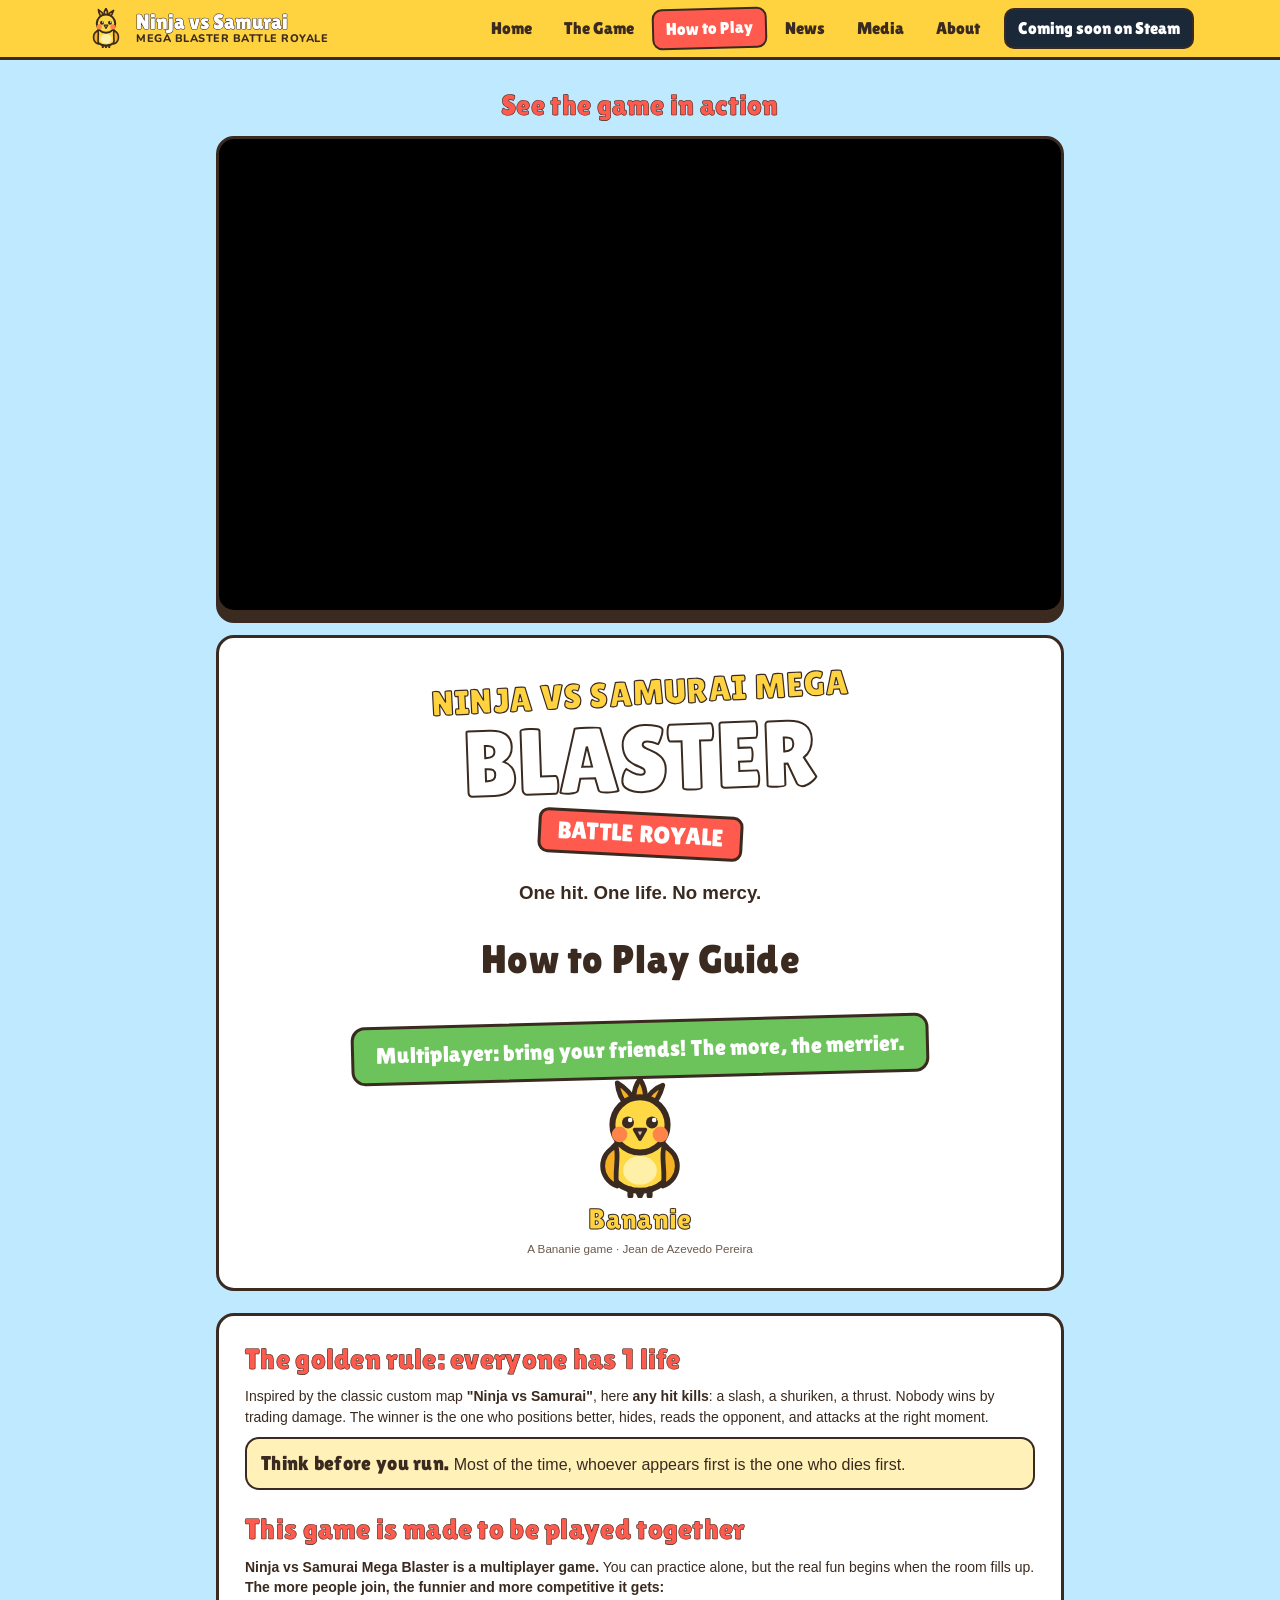
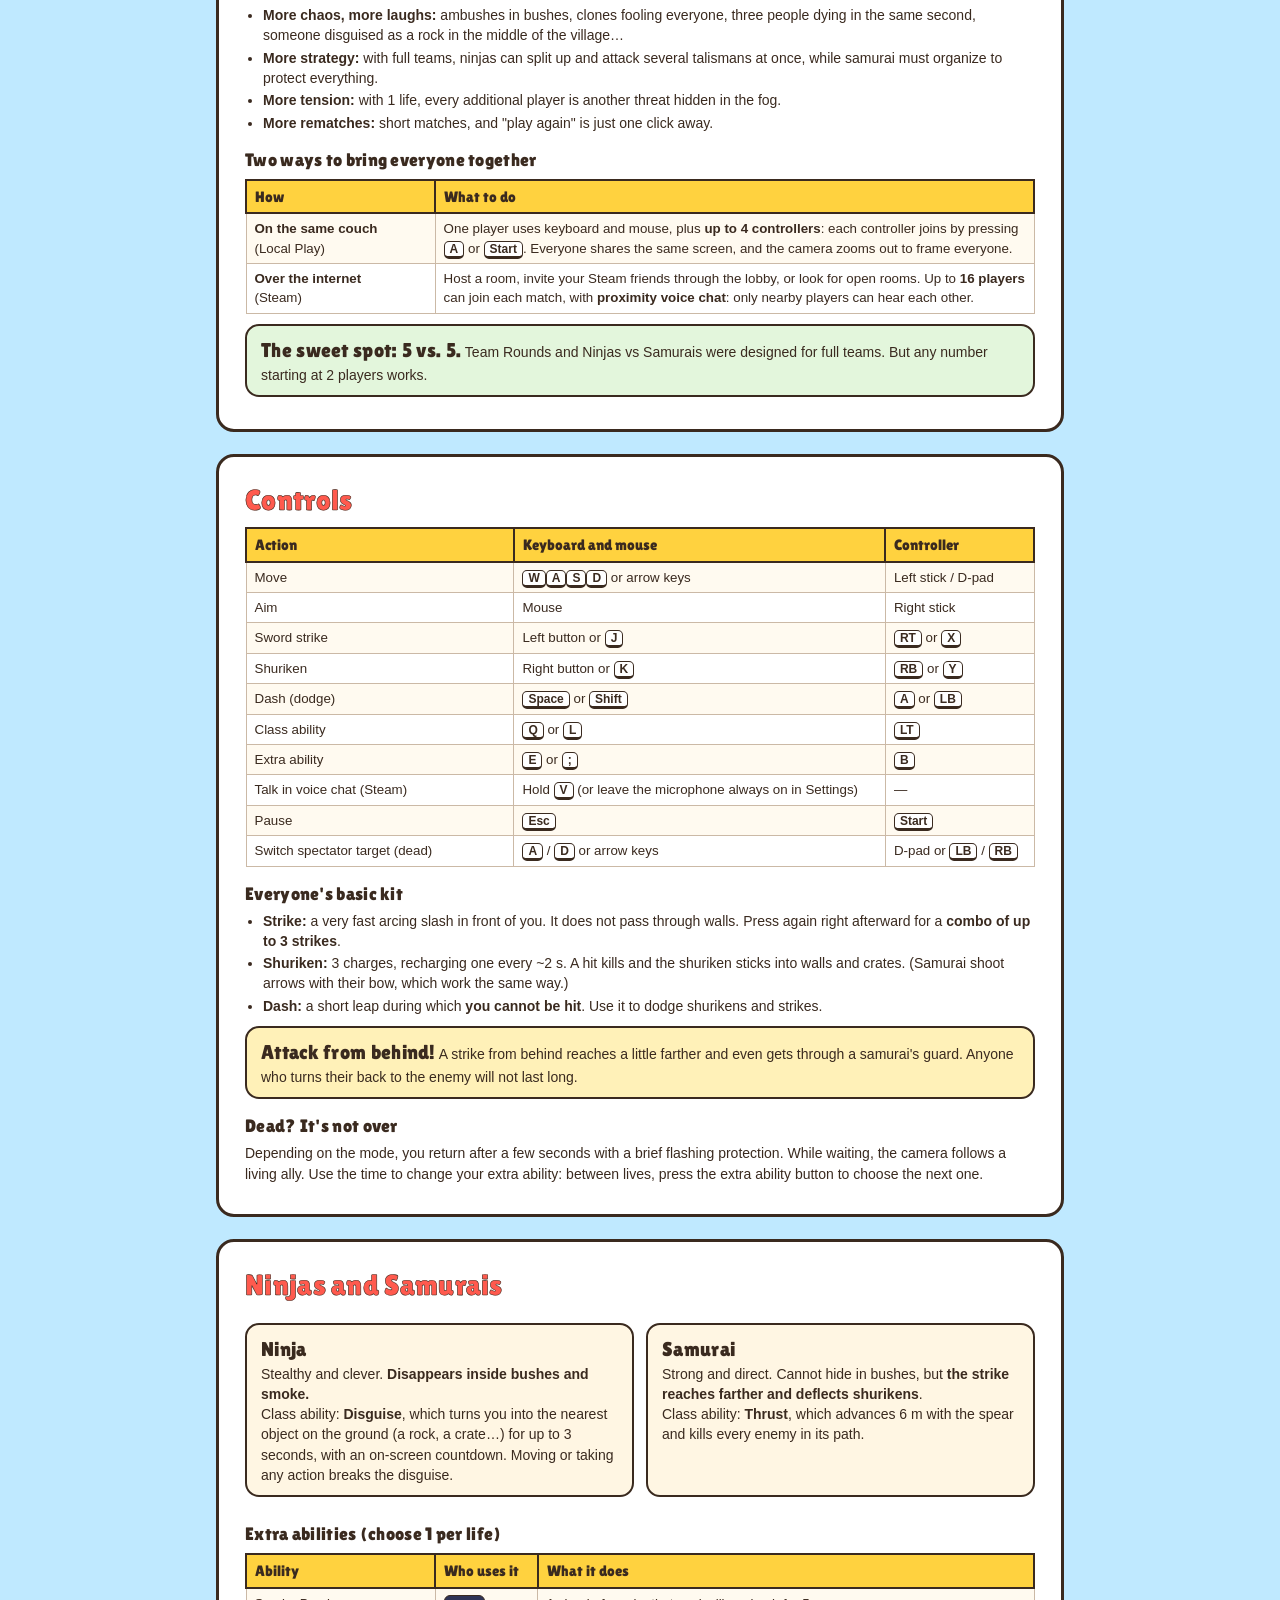
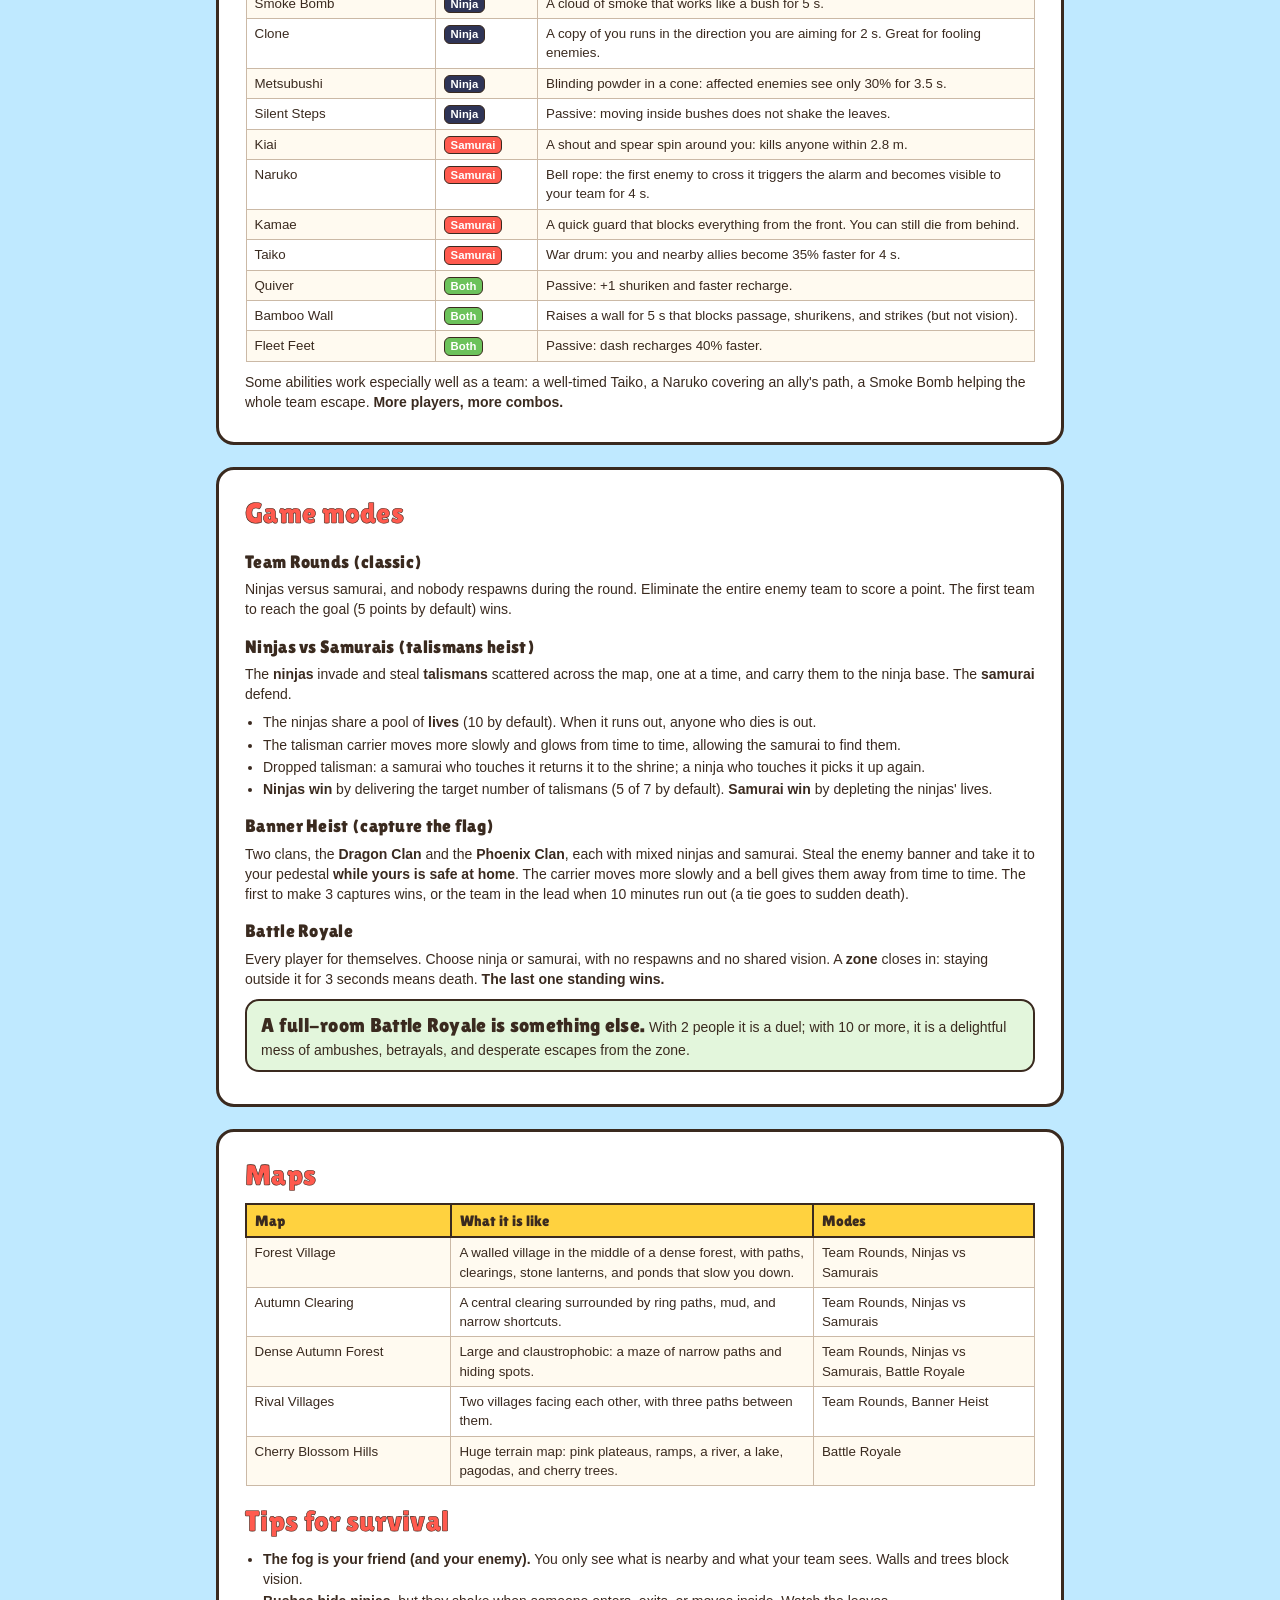
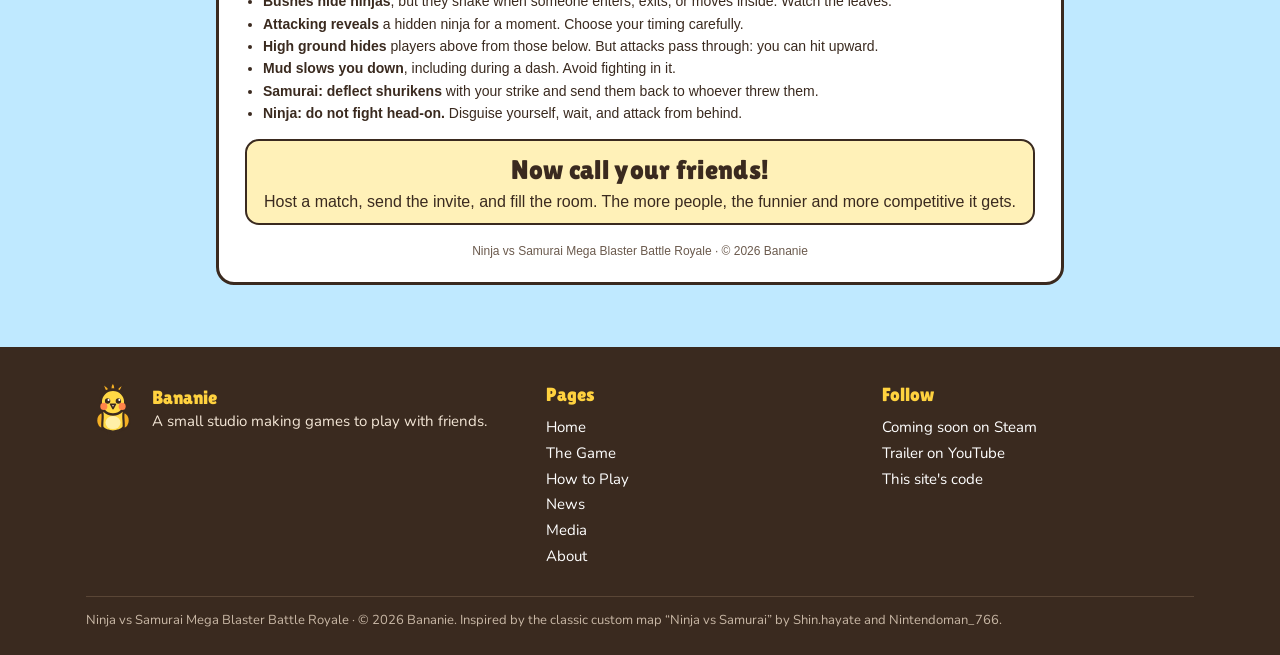
<file: site/como-jogar.html>
<!doctype html>
<html lang="en">
<head>
<meta charset="utf-8">
<meta name="viewport" content="width=device-width, initial-scale=1">
<meta name="referrer" content="strict-origin-when-cross-origin">
<meta name="description" content="Ninja vs Samurai Mega Blaster Battle Royale How to Play Guide: controls, classes, abilities, modes, maps, and tips.">
<title>How to Play · Ninja vs Samurai Mega Blaster</title>
<link rel="icon" href="assets/bananie.svg" type="image/svg+xml">
<link rel="preconnect" href="https://fonts.googleapis.com">
<link rel="preconnect" href="https://fonts.gstatic.com" crossorigin>
<link href="https://fonts.googleapis.com/css2?family=Lilita+One&family=Nunito:wght@400;700;800&display=swap" rel="stylesheet">
<!-- site.css only provides the site's menu and footer; the guide's visuals continue below. -->
<link rel="stylesheet" href="assets/site.css">
<style>
  @page { size: A4; margin: 16mm 16mm 18mm 16mm; }
  :root { --ink:#3A2A1F; --soft:#6b5a4d; --cream:#FFF6E3; --sun:#FFD23F; --coral:#FF5A4E; --leaf:#6CC25B; --sky:#7FD3FF; }
  * { box-sizing: border-box; }
  body { font-family: "Segoe UI", Arial, sans-serif; color: var(--ink); font-size: 10.5pt; line-height: 1.45; margin: 0; }
  h1, h2, h3, .display { font-family: "Lilita One", "Segoe UI", sans-serif; font-weight: normal; letter-spacing: .3px; }
  h2 { font-size: 22pt; color: var(--coral); margin: 0 0 6px; -webkit-text-stroke: .6px var(--ink); }
  h3 { font-size: 13.5pt; margin: 14px 0 4px; }
  p { margin: 4px 0 8px; }
  .page { page-break-after: always; }
  .page:last-child { page-break-after: auto; }

  /* Cover */
  .cover { height: 260mm; display: flex; flex-direction: column; align-items: center; justify-content: center; text-align: center;
           background: linear-gradient(#bfe9ff, #fff6e3 70%); border: 3px solid var(--ink); border-radius: 18px; padding: 20px; }
  .t-top { font-size: 26pt; color: var(--sun); -webkit-text-stroke: 1.2px var(--ink); transform: rotate(-3deg); margin-bottom: -6px; }
  .t-main { font-size: 70pt; color: #fff; -webkit-text-stroke: 2px var(--ink); transform: rotate(-2deg); line-height: 1; }
  .t-sticker { display: inline-block; font-size: 18pt; color: #fff; background: var(--coral); border: 3px solid var(--ink); border-radius: 10px;
               padding: 2px 16px; transform: rotate(3deg); margin-top: 6px; }
  .tagline { font-size: 14pt; margin: 22px 0 6px; font-weight: 600; }
  .guide { font-size: 30pt; margin: 18px 0 6px; }
  .mp-badge { margin-top: 26px; background: var(--leaf); color: #fff; border: 3px solid var(--ink); border-radius: 14px; padding: 10px 22px;
              font-family: "Lilita One", sans-serif; font-size: 17pt; transform: rotate(-1.5deg); }
  .studio { margin-top: auto; display: flex; flex-direction: column; align-items: center; }
  .studio .name { font-size: 22pt; color: var(--sun); -webkit-text-stroke: 1px var(--ink); }
  .studio small { color: var(--soft); }

  /* Blocks */
  .callout { background: var(--cream); border: 2.5px solid var(--ink); border-radius: 14px; padding: 10px 14px; margin: 10px 0; }
  .callout.sun { background: #fff1b8; }
  .callout.leaf { background: #e3f6dc; }
  .callout.big { font-size: 12pt; }
  .callout .display { font-size: 15pt; }
  .cols { display: flex; gap: 12px; }
  .cols > * { flex: 1; }
  table { width: 100%; border-collapse: collapse; margin: 6px 0 10px; font-size: 10pt; }
  th { font-family: "Lilita One", sans-serif; font-weight: normal; text-align: left; background: var(--sun); border: 2px solid var(--ink); padding: 5px 8px; font-size: 11pt; }
  td { border: 1.5px solid #cbb9a6; padding: 5px 8px; vertical-align: top; }
  tr:nth-child(even) td { background: #fffaf0; }
  kbd { font-family: "Segoe UI", sans-serif; font-weight: 700; font-size: 9pt; background: #fff; border: 1.5px solid var(--ink); border-bottom-width: 3px;
        border-radius: 5px; padding: 0 5px; white-space: nowrap; }
  .tag { display: inline-block; font-size: 8.5pt; font-weight: 700; border-radius: 6px; padding: 0 6px; border: 1.5px solid var(--ink); }
  .tag.n { background: #2f3456; color: #fff; } .tag.s { background: var(--coral); color: #fff; } .tag.b { background: var(--leaf); color: #fff; }
  ul { margin: 4px 0 8px 18px; padding: 0; } li { margin: 2px 0; }
  /* Demonstration video */
  .video-section { text-align: center; margin-bottom: 18px; }
  .video-section h2 { margin-bottom: 10px; }
  .video { position: relative; width: 100%; aspect-ratio: 16 / 9; border: 3px solid var(--ink); border-radius: 18px; overflow: hidden; background: #000; }
  .video iframe { position: absolute; inset: 0; width: 100%; height: 100%; border: 0; }

  /* On screen: centered column over a sky background. In print: A4 pages. */
  @media screen {
    html { background: #bfe9ff; }
    main.guide-wrap { max-width: 880px; margin: 0 auto; padding: 24px 16px 40px; }
    .page { background: #fff; border: 3px solid var(--ink); border-radius: 18px; padding: 22px 26px; margin-bottom: 22px; }
    .page.cover { height: auto; min-height: 640px; padding: 30px 20px; }
    .video-section { background: transparent; border: 0; padding: 0; }
    .cols { flex-wrap: wrap; }
    .cols > * { min-width: 240px; }
  }
  @media screen and (max-width: 600px) {
    .t-main { font-size: 46pt; } .t-top { font-size: 17pt; } .guide { font-size: 22pt; }
    .page { padding: 16px; } table { font-size: 9pt; }
  }
  @media print { .video-section { display: none; } }

  .footer-note { text-align: center; color: var(--soft); font-size: 9pt; margin-top: 18px; }
</style>
</head>
<body>
<script src="assets/site.js"></script>
<main class="guide-wrap">

<!-- ================= VIDEO ================= -->
<section class="page video-section">
  <h2>See the game in action</h2>
  <div class="video"><iframe width="560" height="315" src="https://www.youtube.com/embed/XwUCWeQ5r00?si=ClYhWn1uIsWAXkfs" title="Ninja vs Samurai Mega Blaster Battle Royale demonstration" frameborder="0" allow="accelerometer; autoplay; clipboard-write; encrypted-media; gyroscope; picture-in-picture; web-share" referrerpolicy="strict-origin-when-cross-origin" allowfullscreen></iframe></div>
</section>

<!-- ================= COVER ================= -->
<section class="page cover">
  <div class="display t-top">NINJA VS SAMURAI MEGA</div>
  <div class="display t-main">BLASTER</div>
  <div class="display t-sticker">BATTLE ROYALE</div>
  <div class="tagline">One hit. One life. No mercy.</div>
  <div class="display guide">How to Play Guide</div>
  <div class="mp-badge">Multiplayer: bring your friends! The more, the merrier.</div>
  <div class="studio">
    <svg width="120" height="120" viewBox="0 0 100 100" stroke="#3A2A1F" stroke-linejoin="round" stroke-linecap="round">
      <polygon points="43,84 50,99 57,84" fill="#F5B024" stroke-width="4"/>
      <path d="M40 24 Q32 16 31 4 Q41 10 47 21 Z" fill="#F5B024" stroke-width="4"/>
      <path d="M45 21 Q44 8 50 1 Q56 10 54 21 Z" fill="#F5B024" stroke-width="4"/>
      <path d="M52 22 Q60 9 69 6 Q66 18 58 25 Z" fill="#F5B024" stroke-width="4"/>
      <ellipse cx="50" cy="71" rx="27" ry="23" fill="#FFD945" stroke-width="5"/>
      <path d="M30 57 C15 63 15 84 31 90 C28 80 33 66 30 57 Z" fill="#F5B024" stroke-width="4"/>
      <path d="M70 57 C85 63 85 84 69 90 C72 80 67 66 70 57 Z" fill="#F5B024" stroke-width="4"/>
      <ellipse cx="50" cy="77" rx="14" ry="12" fill="#FFF0A8" stroke="none"/>
      <line x1="42" y1="93" x2="42" y2="98" stroke-width="5"/><line x1="58" y1="93" x2="58" y2="98" stroke-width="5"/>
      <circle cx="50" cy="39" r="23" fill="#FFD945" stroke-width="5"/>
      <circle cx="33" cy="47" r="6.5" fill="#FF844A" stroke="none"/><circle cx="67" cy="47" r="6.5" fill="#FF844A" stroke="none"/>
      <circle cx="40" cy="37" r="5" fill="#3A2A1F" stroke="none"/><circle cx="60" cy="37" r="5" fill="#3A2A1F" stroke="none"/>
      <circle cx="41.8" cy="35" r="1.9" fill="#fff" stroke="none"/><circle cx="61.8" cy="35" r="1.9" fill="#fff" stroke="none"/>
      <polygon points="45.5,43 54.5,43 50,51" fill="#DBBDAD" stroke-width="3"/>
    </svg>
    <div class="display name">Bananie</div>
     <small>A Bananie game · Jean de Azevedo Pereira</small>
  </div>
</section>

<!-- ================= GOLDEN RULE + MULTIPLAYER ================= -->
<section class="page">
  <h2>The golden rule: everyone has 1 life</h2>
  <p>Inspired by the classic custom map <b>"Ninja vs Samurai"</b>, here <b>any hit kills</b>: a slash, a shuriken, a thrust.
  Nobody wins by trading damage. The winner is the one who positions better, hides, reads the opponent, and attacks at the right moment.</p>
  <div class="callout sun big"><span class="display">Think before you run.</span> Most of the time, whoever appears first is the one who dies first.</div>

  <h2 style="margin-top:18px">This game is made to be played together</h2>
  <p><b>Ninja vs Samurai Mega Blaster is a multiplayer game.</b> You can practice alone, but the real fun begins when the room fills up.
  <b>The more people join, the funnier and more competitive it gets:</b></p>
  <ul>
     <li><b>More chaos, more laughs:</b> ambushes in bushes, clones fooling everyone, three people dying in the same second, someone disguised as a rock in the middle of the village…</li>
     <li><b>More strategy:</b> with full teams, ninjas can split up and attack several talismans at once, while samurai must organize to protect everything.</li>
     <li><b>More tension:</b> with 1 life, every additional player is another threat hidden in the fog.</li>
     <li><b>More rematches:</b> short matches, and "play again" is just one click away.</li>
  </ul>

  <h3>Two ways to bring everyone together</h3>
  <table>
    <tr><th style="width:24%">How</th><th>What to do</th></tr>
    <tr><td><b>On the same couch</b><br>(Local Play)</td><td>One player uses keyboard and mouse, plus <b>up to 4 controllers</b>: each controller joins by pressing <kbd>A</kbd> or <kbd>Start</kbd>. Everyone shares the same screen, and the camera zooms out to frame everyone.</td></tr>
    <tr><td><b>Over the internet</b><br>(Steam)</td><td>Host a room, invite your Steam friends through the lobby, or look for open rooms. Up to <b>16 players</b> can join each match, with <b>proximity voice chat</b>: only nearby players can hear each other.</td></tr>
  </table>
  <div class="callout leaf"><span class="display">The sweet spot: 5 vs. 5.</span> Team Rounds and Ninjas vs Samurais were designed for full teams. But any number starting at 2 players works.</div>
</section>

<!-- ================= CONTROLS ================= -->
<section class="page">
  <h2>Controls</h2>
  <table>
    <tr><th style="width:34%">Action</th><th>Keyboard and mouse</th><th>Controller</th></tr>
    <tr><td>Move</td><td><kbd>W</kbd><kbd>A</kbd><kbd>S</kbd><kbd>D</kbd> or arrow keys</td><td>Left stick / D-pad</td></tr>
    <tr><td>Aim</td><td>Mouse</td><td>Right stick</td></tr>
    <tr><td>Sword strike</td><td>Left button or <kbd>J</kbd></td><td><kbd>RT</kbd> or <kbd>X</kbd></td></tr>
    <tr><td>Shuriken</td><td>Right button or <kbd>K</kbd></td><td><kbd>RB</kbd> or <kbd>Y</kbd></td></tr>
    <tr><td>Dash (dodge)</td><td><kbd>Space</kbd> or <kbd>Shift</kbd></td><td><kbd>A</kbd> or <kbd>LB</kbd></td></tr>
    <tr><td>Class ability</td><td><kbd>Q</kbd> or <kbd>L</kbd></td><td><kbd>LT</kbd></td></tr>
    <tr><td>Extra ability</td><td><kbd>E</kbd> or <kbd>;</kbd></td><td><kbd>B</kbd></td></tr>
    <tr><td>Talk in voice chat (Steam)</td><td>Hold <kbd>V</kbd> (or leave the microphone always on in Settings)</td><td>—</td></tr>
    <tr><td>Pause</td><td><kbd>Esc</kbd></td><td><kbd>Start</kbd></td></tr>
    <tr><td>Switch spectator target (dead)</td><td><kbd>A</kbd> / <kbd>D</kbd> or arrow keys</td><td>D-pad or <kbd>LB</kbd> / <kbd>RB</kbd></td></tr>
  </table>

  <h3>Everyone's basic kit</h3>
  <ul>
    <li><b>Strike:</b> a very fast arcing slash in front of you. It does not pass through walls. Press again right afterward for a <b>combo of up to 3 strikes</b>.</li>
    <li><b>Shuriken:</b> 3 charges, recharging one every ~2 s. A hit kills and the shuriken sticks into walls and crates. (Samurai shoot arrows with their bow, which work the same way.)</li>
    <li><b>Dash:</b> a short leap during which <b>you cannot be hit</b>. Use it to dodge shurikens and strikes.</li>
  </ul>
  <div class="callout sun"><span class="display">Attack from behind!</span> A strike from behind reaches a little farther and even gets through a samurai's guard. Anyone who turns their back to the enemy will not last long.</div>

  <h3>Dead? It's not over</h3>
  <p>Depending on the mode, you return after a few seconds with a brief flashing protection. While waiting, the camera follows a living ally.
  Use the time to change your extra ability: between lives, press the extra ability button to choose the next one.</p>
</section>

<!-- ================= CLASSES AND ABILITIES ================= -->
<section class="page">
  <h2>Ninjas and Samurais</h2>
  <div class="cols">
     <div class="callout"><span class="display">Ninja</span><br>Stealthy and clever. <b>Disappears inside bushes and smoke.</b><br>
       Class ability: <b>Disguise</b>, which turns you into the nearest object on the ground (a rock, a crate…) for up to 3 seconds, with an on-screen countdown. Moving or taking any action breaks the disguise.</div>
     <div class="callout"><span class="display">Samurai</span><br>Strong and direct. Cannot hide in bushes, but <b>the strike reaches farther and deflects shurikens</b>.<br>
       Class ability: <b>Thrust</b>, which advances 6 m with the spear and kills every enemy in its path.</div>
  </div>

  <h3>Extra abilities (choose 1 per life)</h3>
  <table>
    <tr><th style="width:24%">Ability</th><th style="width:13%">Who uses it</th><th>What it does</th></tr>
    <tr><td>Smoke Bomb</td><td><span class="tag n">Ninja</span></td><td>A cloud of smoke that works like a bush for 5 s.</td></tr>
    <tr><td>Clone</td><td><span class="tag n">Ninja</span></td><td>A copy of you runs in the direction you are aiming for 2 s. Great for fooling enemies.</td></tr>
    <tr><td>Metsubushi</td><td><span class="tag n">Ninja</span></td><td>Blinding powder in a cone: affected enemies see only 30% for 3.5 s.</td></tr>
    <tr><td>Silent Steps</td><td><span class="tag n">Ninja</span></td><td>Passive: moving inside bushes does not shake the leaves.</td></tr>
    <tr><td>Kiai</td><td><span class="tag s">Samurai</span></td><td>A shout and spear spin around you: kills anyone within 2.8 m.</td></tr>
    <tr><td>Naruko</td><td><span class="tag s">Samurai</span></td><td>Bell rope: the first enemy to cross it triggers the alarm and becomes visible to your team for 4 s.</td></tr>
    <tr><td>Kamae</td><td><span class="tag s">Samurai</span></td><td>A quick guard that blocks everything from the front. You can still die from behind.</td></tr>
    <tr><td>Taiko</td><td><span class="tag s">Samurai</span></td><td>War drum: you and nearby allies become 35% faster for 4 s.</td></tr>
    <tr><td>Quiver</td><td><span class="tag b">Both</span></td><td>Passive: +1 shuriken and faster recharge.</td></tr>
    <tr><td>Bamboo Wall</td><td><span class="tag b">Both</span></td><td>Raises a wall for 5 s that blocks passage, shurikens, and strikes (but not vision).</td></tr>
    <tr><td>Fleet Feet</td><td><span class="tag b">Both</span></td><td>Passive: dash recharges 40% faster.</td></tr>
  </table>
  <p>Some abilities work especially well as a team: a well-timed Taiko, a Naruko covering an ally's path, a Smoke Bomb helping the whole team escape. <b>More players, more combos.</b></p>
</section>

<!-- ================= MODES ================= -->
<section class="page">
  <h2>Game modes</h2>

  <h3>Team Rounds (classic)</h3>
  <p>Ninjas versus samurai, and nobody respawns during the round. Eliminate the entire enemy team to score a point. The first team to reach the goal (5 points by default) wins.</p>

  <h3>Ninjas vs Samurais (talismans heist)</h3>
  <p>The <b>ninjas</b> invade and steal <b>talismans</b> scattered across the map, one at a time, and carry them to the ninja base. The <b>samurai</b> defend.</p>
  <ul>
    <li>The ninjas share a pool of <b>lives</b> (10 by default). When it runs out, anyone who dies is out.</li>
    <li>The talisman carrier moves more slowly and glows from time to time, allowing the samurai to find them.</li>
    <li>Dropped talisman: a samurai who touches it returns it to the shrine; a ninja who touches it picks it up again.</li>
    <li><b>Ninjas win</b> by delivering the target number of talismans (5 of 7 by default). <b>Samurai win</b> by depleting the ninjas' lives.</li>
  </ul>

  <h3>Banner Heist (capture the flag)</h3>
  <p>Two clans, the <b>Dragon Clan</b> and the <b>Phoenix Clan</b>, each with mixed ninjas and samurai. Steal the enemy banner and take it to your pedestal
  <b>while yours is safe at home</b>. The carrier moves more slowly and a bell gives them away from time to time. The first to make 3 captures wins, or the team in the lead when 10 minutes run out
  (a tie goes to sudden death).</p>

  <h3>Battle Royale</h3>
  <p>Every player for themselves. Choose ninja or samurai, with no respawns and no shared vision. A <b>zone</b> closes in: staying outside it for 3 seconds means death. <b>The last one standing wins.</b></p>
  <div class="callout leaf"><span class="display">A full-room Battle Royale is something else.</span> With 2 people it is a duel; with 10 or more, it is a delightful mess of ambushes, betrayals, and desperate escapes from the zone.</div>
</section>

<!-- ================= MAPS + TIPS ================= -->
<section class="page">
  <h2>Maps</h2>
  <table>
    <tr><th style="width:26%">Map</th><th>What it is like</th><th style="width:28%">Modes</th></tr>
    <tr><td>Forest Village</td><td>A walled village in the middle of a dense forest, with paths, clearings, stone lanterns, and ponds that slow you down.</td><td>Team Rounds, Ninjas vs Samurais</td></tr>
    <tr><td>Autumn Clearing</td><td>A central clearing surrounded by ring paths, mud, and narrow shortcuts.</td><td>Team Rounds, Ninjas vs Samurais</td></tr>
    <tr><td>Dense Autumn Forest</td><td>Large and claustrophobic: a maze of narrow paths and hiding spots.</td><td>Team Rounds, Ninjas vs Samurais, Battle Royale</td></tr>
    <tr><td>Rival Villages</td><td>Two villages facing each other, with three paths between them.</td><td>Team Rounds, Banner Heist</td></tr>
    <tr><td>Cherry Blossom Hills</td><td>Huge terrain map: pink plateaus, ramps, a river, a lake, pagodas, and cherry trees.</td><td>Battle Royale</td></tr>
  </table>

  <h2 style="margin-top:14px">Tips for survival</h2>
  <ul>
    <li><b>The fog is your friend (and your enemy).</b> You only see what is nearby and what your team sees. Walls and trees block vision.</li>
    <li><b>Bushes hide ninjas</b>, but they shake when someone enters, exits, or moves inside. Watch the leaves.</li>
    <li><b>Attacking reveals</b> a hidden ninja for a moment. Choose your timing carefully.</li>
    <li><b>High ground hides</b> players above from those below. But attacks pass through: you can hit upward.</li>
    <li><b>Mud slows you down</b>, including during a dash. Avoid fighting in it.</li>
    <li><b>Samurai: deflect shurikens</b> with your strike and send them back to whoever threw them.</li>
    <li><b>Ninja: do not fight head-on.</b> Disguise yourself, wait, and attack from behind.</li>
  </ul>

  <div class="callout sun big" style="margin-top:16px; text-align:center">
     <span class="display" style="font-size:20pt">Now call your friends!</span><br>
     Host a match, send the invite, and fill the room. The more people, the funnier and more competitive it gets.
  </div>
  <div class="footer-note">Ninja vs Samurai Mega Blaster Battle Royale · © 2026 Bananie</div>
</section>

</main>
</body>
</html>
</file>
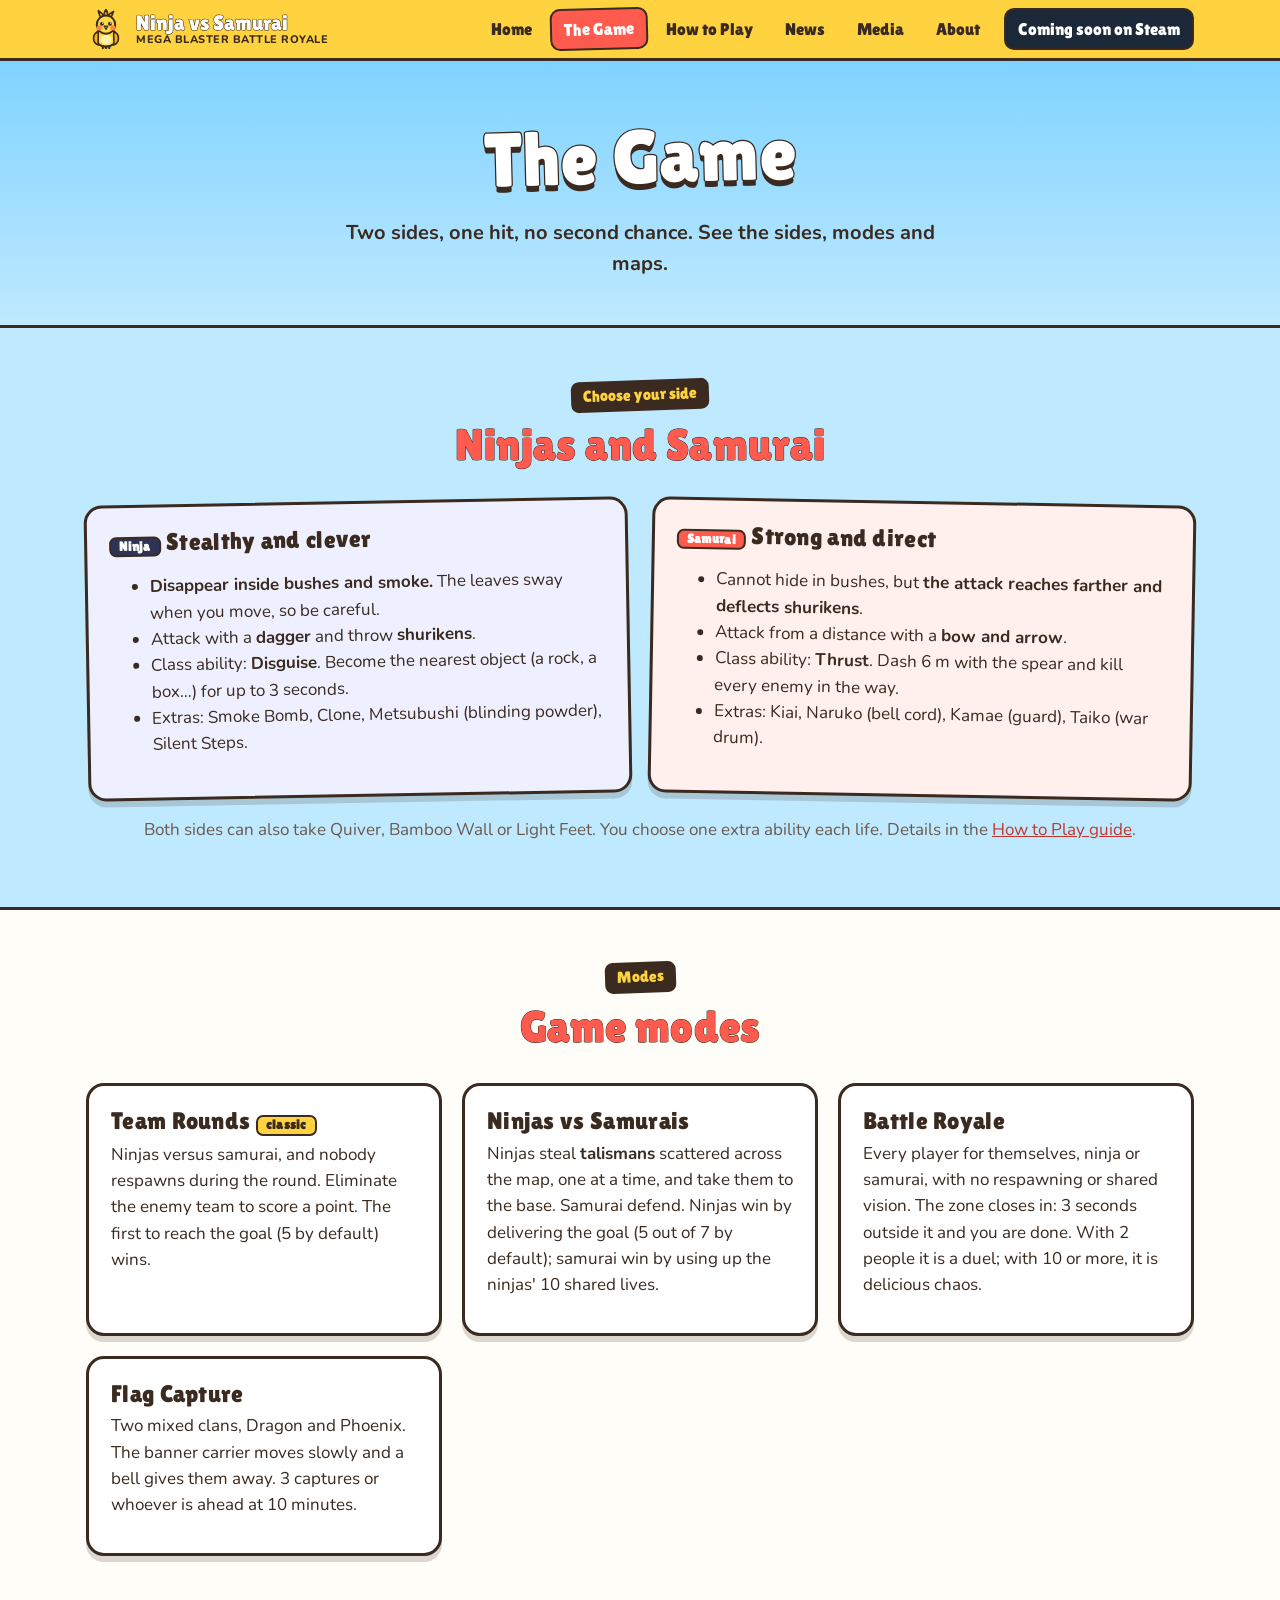
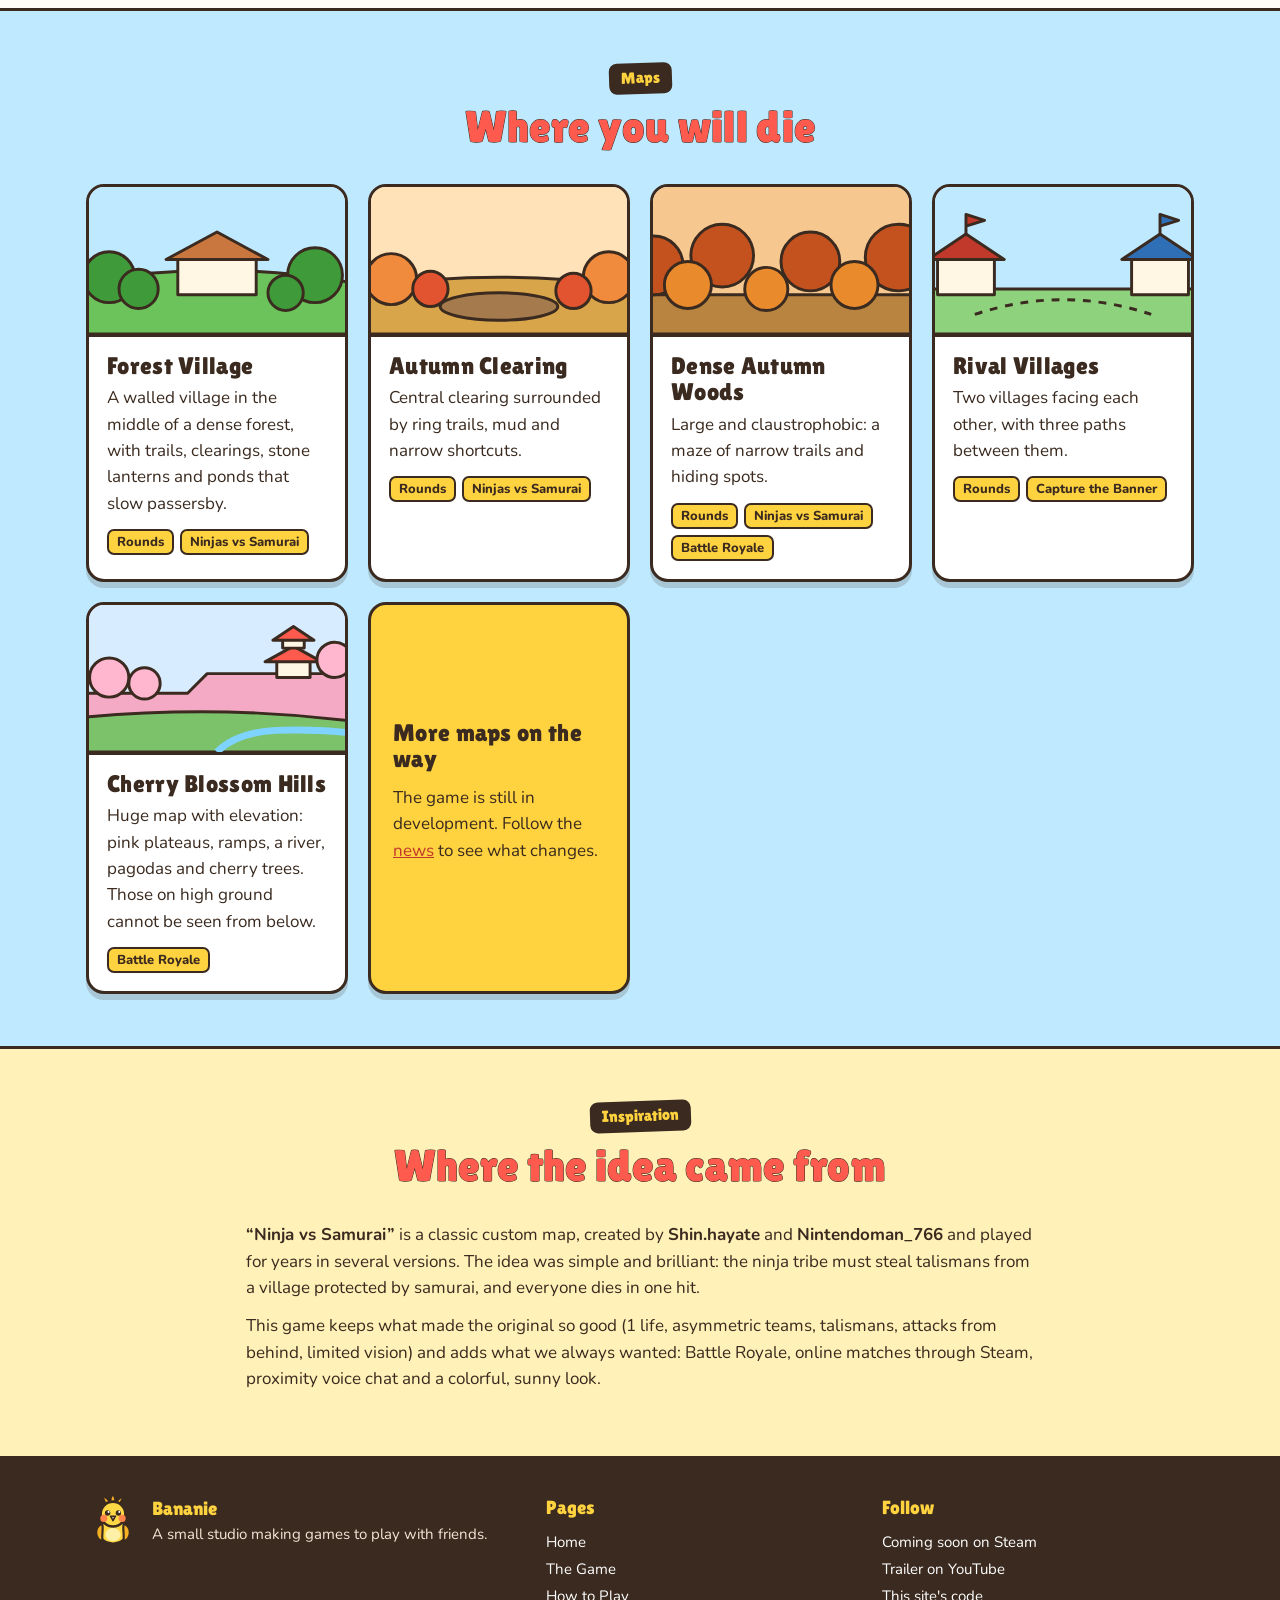
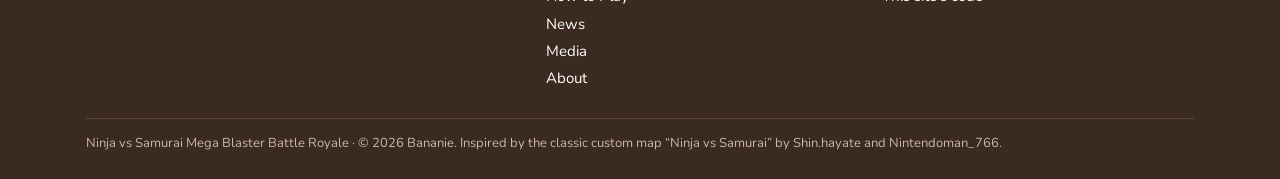
<file: site/jogo.html>
<!doctype html>
<html lang="en">
<head>
<meta charset="utf-8">
<meta name="viewport" content="width=device-width, initial-scale=1">
<meta name="referrer" content="strict-origin-when-cross-origin">
<title>The Game · Ninja vs Samurai Mega Blaster</title>
<meta name="description" content="Modes, classes, abilities and maps in Ninja vs Samurai Mega Blaster Battle Royale.">
<link rel="icon" href="assets/bananie.svg" type="image/svg+xml">
<link rel="preconnect" href="https://fonts.googleapis.com">
<link rel="preconnect" href="https://fonts.gstatic.com" crossorigin>
<link href="https://fonts.googleapis.com/css2?family=Lilita+One&family=Nunito:wght@400;700;800&display=swap" rel="stylesheet">
<link rel="stylesheet" href="assets/site.css">
</head>
<body class="site">
<script src="assets/site.js"></script>

<section class="page-hero">
  <h1>The Game</h1>
  <p>Two sides, one hit, no second chance. See the sides, modes and maps.</p>
</section>

<!-- ============ SIDES ============ -->
<section class="band">
  <div class="wrap">
     <div class="section-head"><span class="kicker">Choose your side</span><h2>Ninjas and Samurai</h2></div>
    <div class="grid c2">
      <div class="card tilt-l" style="background:#eef0ff">
         <h3><span class="tag n">Ninja</span> Stealthy and clever</h3>
        <ul>
           <li><b>Disappear inside bushes and smoke.</b> The leaves sway when you move, so be careful.</li>
           <li>Attack with a <b>dagger</b> and throw <b>shurikens</b>.</li>
           <li>Class ability: <b>Disguise</b>. Become the nearest object (a rock, a box…) for up to 3 seconds.</li>
           <li>Extras: Smoke Bomb, Clone, Metsubushi (blinding powder), Silent Steps.</li>
        </ul>
      </div>
      <div class="card tilt-r" style="background:#fff0ee">
         <h3><span class="tag s">Samurai</span> Strong and direct</h3>
        <ul>
           <li>Cannot hide in bushes, but <b>the attack reaches farther and deflects shurikens</b>.</li>
           <li>Attack from a distance with a <b>bow and arrow</b>.</li>
           <li>Class ability: <b>Thrust</b>. Dash 6 m with the spear and kill every enemy in the way.</li>
           <li>Extras: Kiai, Naruko (bell cord), Kamae (guard), Taiko (war drum).</li>
        </ul>
      </div>
    </div>
     <p class="center muted" style="margin-top:20px">Both sides can also take Quiver, Bamboo Wall or Light Feet. You choose one extra ability each life.
       Details in the <a href="como-jogar.html">How to Play guide</a>.</p>
  </div>
</section>

<!-- ============ MODES ============ -->
<section class="band paper">
  <div class="wrap">
     <div class="section-head"><span class="kicker">Modes</span><h2>Game modes</h2></div>
    <div class="grid c2">
       <div class="card"><h3>Team Rounds <span class="tag y">classic</span></h3>
         <p>Ninjas versus samurai, and nobody respawns during the round. Eliminate the enemy team to score a point. The first to reach the goal (5 by default) wins.</p></div>
      <div class="card"><h3>Ninjas vs Samurais</h3>
         <p>Ninjas steal <b>talismans</b> scattered across the map, one at a time, and take them to the base. Samurai defend.
         Ninjas win by delivering the goal (5 out of 7 by default); samurai win by using up the ninjas' 10 shared lives.</p></div>
      <div class="card"><h3>Battle Royale</h3>
         <p>Every player for themselves, ninja or samurai, with no respawning or shared vision. The zone closes in: 3 seconds outside it and you are done.
         With 2 people it is a duel; with 10 or more, it is delicious chaos.</p></div>
       <div class="card"><h3>Flag Capture</h3>
         <p>Two mixed clans, Dragon and Phoenix. The banner carrier moves slowly and a bell gives them away. 3 captures or whoever is ahead at 10 minutes.</p></div>
    </div>
  </div>
</section>

<!-- ============ MAPS ============ -->
<section class="band">
  <div class="wrap">
     <div class="section-head"><span class="kicker">Maps</span><h2>Where you will die</h2></div>
    <div class="grid c3">
      <div class="card map-card">
        <div class="art"><svg viewBox="0 0 300 150" preserveAspectRatio="xMidYMid slice" stroke="#3A2A1F" stroke-width="3" stroke-linejoin="round">
          <rect width="300" height="150" fill="#bfe9ff" stroke="none"/><path d="M0 100 Q150 70 300 100 V150 H0Z" fill="#6CC25B"/>
          <rect x="110" y="70" width="80" height="40" fill="#fff6e3"/><path d="M98 74 L150 46 L202 74Z" fill="#c9773e"/>
          <g fill="#3f9a3a"><circle cx="40" cy="92" r="26"/><circle cx="70" cy="104" r="20"/><circle cx="250" cy="90" r="28"/><circle cx="220" cy="108" r="18"/></g></svg></div>
         <div class="body"><h3>Forest Village</h3><p>A walled village in the middle of a dense forest, with trails, clearings, stone lanterns and ponds that slow passersby.</p>
           <div class="modes"><span class="tag y">Rounds</span><span class="tag y">Ninjas vs Samurai</span></div></div>
      </div>
      <div class="card map-card">
        <div class="art"><svg viewBox="0 0 300 150" preserveAspectRatio="xMidYMid slice" stroke="#3A2A1F" stroke-width="3" stroke-linejoin="round">
          <rect width="300" height="150" fill="#ffe2b8" stroke="none"/><path d="M0 104 Q150 80 300 104 V150 H0Z" fill="#d9a54a"/>
          <ellipse cx="150" cy="122" rx="60" ry="14" fill="#a57a4c"/>
          <g fill="#f08a3c"><circle cx="40" cy="94" r="26"/><circle cx="262" cy="92" r="26"/></g><g fill="#e2532f"><circle cx="80" cy="104" r="18"/><circle cx="226" cy="106" r="18"/></g></svg></div>
         <div class="body"><h3>Autumn Clearing</h3><p>Central clearing surrounded by ring trails, mud and narrow shortcuts.</p>
           <div class="modes"><span class="tag y">Rounds</span><span class="tag y">Ninjas vs Samurai</span></div></div>
      </div>
      <div class="card map-card">
        <div class="art"><svg viewBox="0 0 300 150" preserveAspectRatio="xMidYMid slice" stroke="#3A2A1F" stroke-width="3" stroke-linejoin="round">
          <rect width="300" height="150" fill="#f6c88f" stroke="none"/><path d="M0 110 H300 V150 H0Z" fill="#b8843f"/>
          <g fill="#c4521f"><circle cx="20" cy="80" r="30"/><circle cx="90" cy="70" r="32"/><circle cx="180" cy="76" r="30"/><circle cx="270" cy="72" r="34"/></g>
          <g fill="#e98b2c"><circle cx="55" cy="100" r="24"/><circle cx="135" cy="104" r="22"/><circle cx="225" cy="100" r="24"/></g></svg></div>
         <div class="body"><h3>Dense Autumn Woods</h3><p>Large and claustrophobic: a maze of narrow trails and hiding spots.</p>
           <div class="modes"><span class="tag y">Rounds</span><span class="tag y">Ninjas vs Samurai</span><span class="tag y">Battle Royale</span></div></div>
      </div>
      <div class="card map-card">
        <div class="art"><svg viewBox="0 0 300 150" preserveAspectRatio="xMidYMid slice" stroke="#3A2A1F" stroke-width="3" stroke-linejoin="round">
          <rect width="300" height="150" fill="#bfe9ff" stroke="none"/><path d="M0 104 H300 V150 H0Z" fill="#8fd27e"/>
          <path d="M60 130 Q150 100 240 130" fill="none" stroke-dasharray="8 8"/>
          <rect x="22" y="70" width="58" height="40" fill="#fff6e3"/><path d="M12 74 L51 48 L90 74Z" fill="#c0392b"/><path d="M51 48 V28 L70 34 L51 40" fill="#c0392b"/>
          <rect x="220" y="70" width="58" height="40" fill="#fff6e3"/><path d="M210 74 L249 48 L288 74Z" fill="#2f6fb5"/><path d="M249 48 V28 L268 34 L249 40" fill="#2f6fb5"/></svg></div>
         <div class="body"><h3>Rival Villages</h3><p>Two villages facing each other, with three paths between them.</p>
           <div class="modes"><span class="tag y">Rounds</span><span class="tag y">Capture the Banner</span></div></div>
      </div>
      <div class="card map-card">
        <div class="art"><svg viewBox="0 0 300 150" preserveAspectRatio="xMidYMid slice" stroke="#3A2A1F" stroke-width="3" stroke-linejoin="round">
          <rect width="300" height="150" fill="#d8ecff" stroke="none"/>
          <path d="M0 90 H120 L140 70 H300 V150 H0Z" fill="#f4a9c4"/><path d="M0 116 Q150 100 300 120 V150 H0Z" fill="#7cc26b"/>
          <path d="M150 150 Q170 130 210 128 T300 132" fill="none" stroke="#7fd3ff" stroke-width="7"/>
          <g transform="translate(205 26)"><rect x="6" y="30" width="34" height="18" fill="#fff6e3"/><path d="M-6 32 L23 16 L52 32Z" fill="#FF5A4E"/>
            <rect x="12" y="6" width="22" height="12" fill="#fff6e3"/><path d="M2 10 L23 -4 L44 10Z" fill="#FF5A4E"/></g>
          <g fill="#ffb7d0"><circle cx="40" cy="74" r="20"/><circle cx="76" cy="80" r="16"/><circle cx="270" cy="56" r="18"/></g></svg></div>
         <div class="body"><h3>Cherry Blossom Hills</h3><p>Huge map with elevation: pink plateaus, ramps, a river, pagodas and cherry trees. Those on high ground cannot be seen from below.</p>
           <div class="modes"><span class="tag y">Battle Royale</span></div></div>
      </div>
      <div class="card" style="display:flex;flex-direction:column;justify-content:center;background:var(--sun)">
         <h3>More maps on the way</h3>
         <p>The game is still in development. Follow the <a href="novidades.html">news</a> to see what changes.</p>
      </div>
    </div>
  </div>
</section>

<!-- ============ ORIGIN ============ -->
<section class="band sunny">
  <div class="wrap" style="max-width:820px">
     <div class="section-head"><span class="kicker">Inspiration</span><h2>Where the idea came from</h2></div>
     <p><b>“Ninja vs Samurai”</b> is a classic custom map, created by <b>Shin.hayate</b> and <b>Nintendoman_766</b> and played for years in several versions.
     The idea was simple and brilliant: the ninja tribe must steal talismans from a village protected by samurai, and everyone dies in one hit.</p>
     <p>This game keeps what made the original so good (1 life, asymmetric teams, talismans, attacks from behind, limited vision)
     and adds what we always wanted: Battle Royale, online matches through Steam, proximity voice chat and a colorful, sunny look.</p>
  </div>
</section>

</body>
</html>
</file>
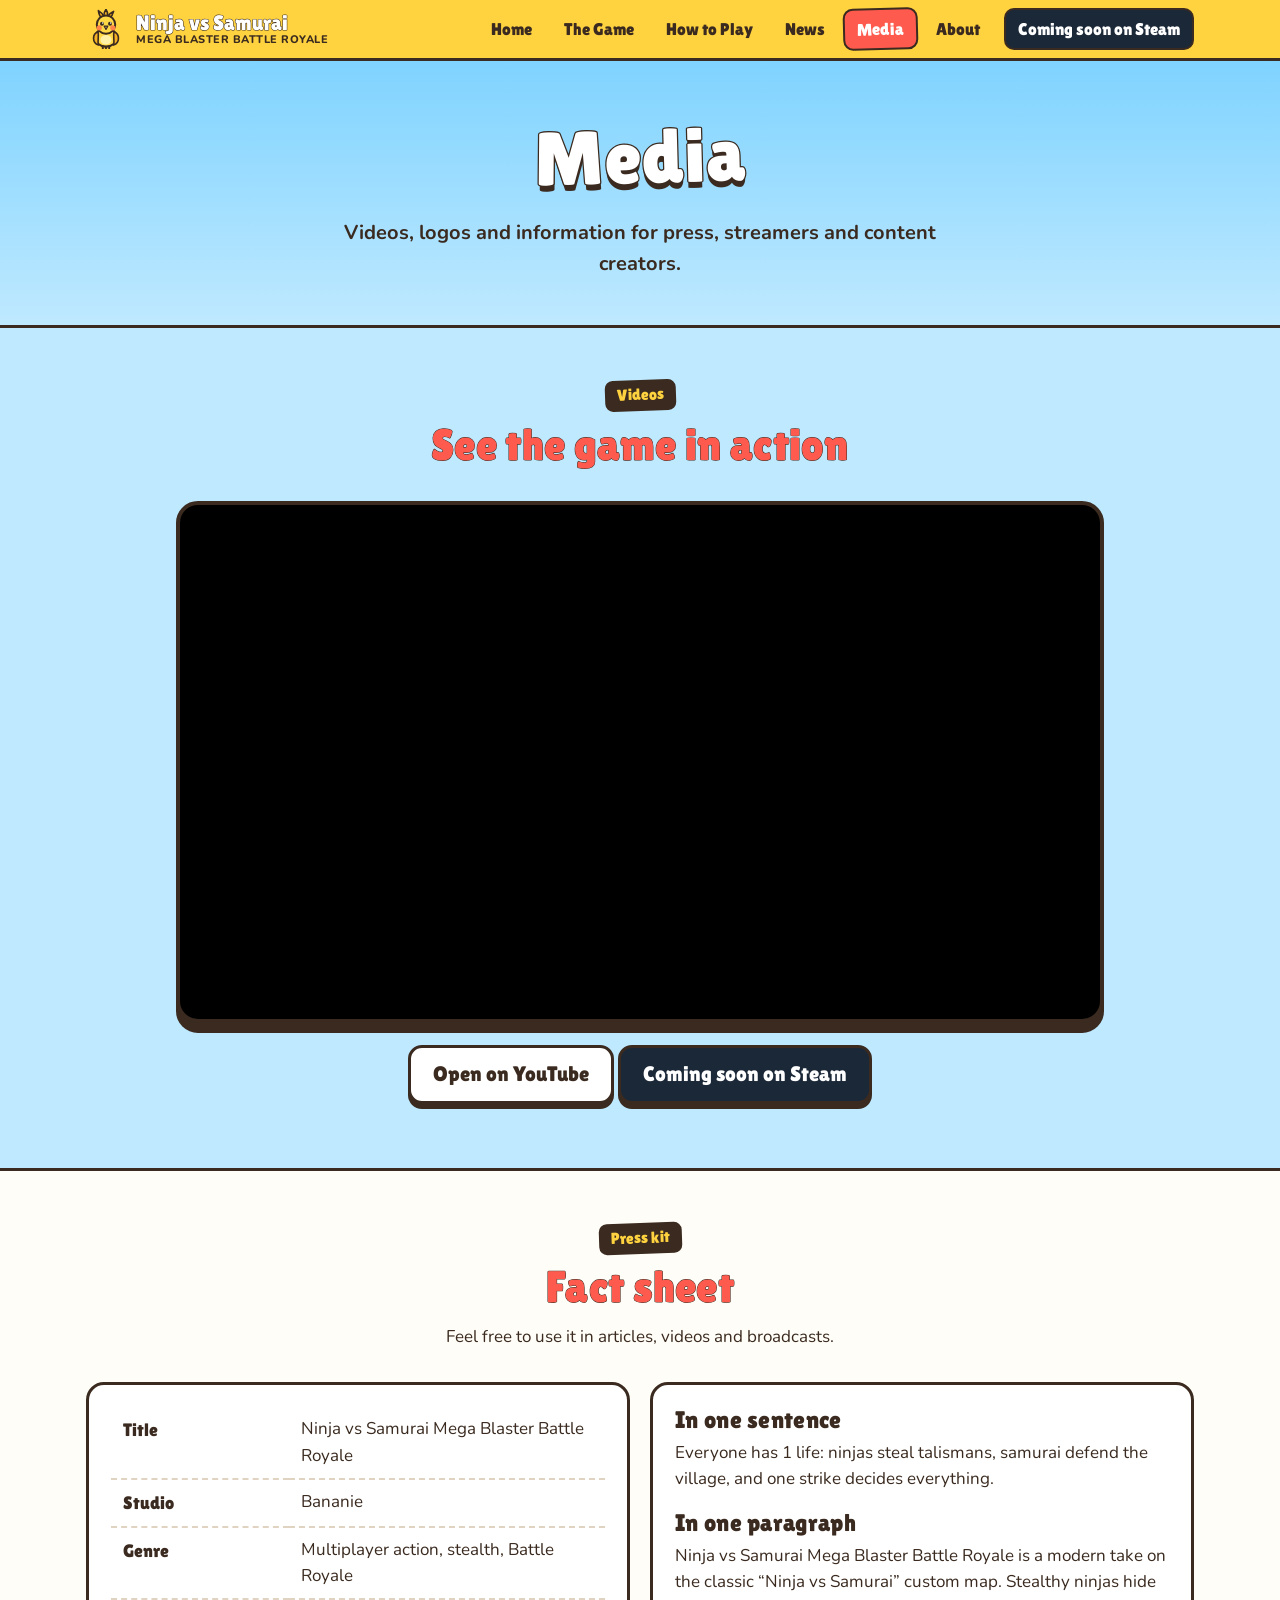
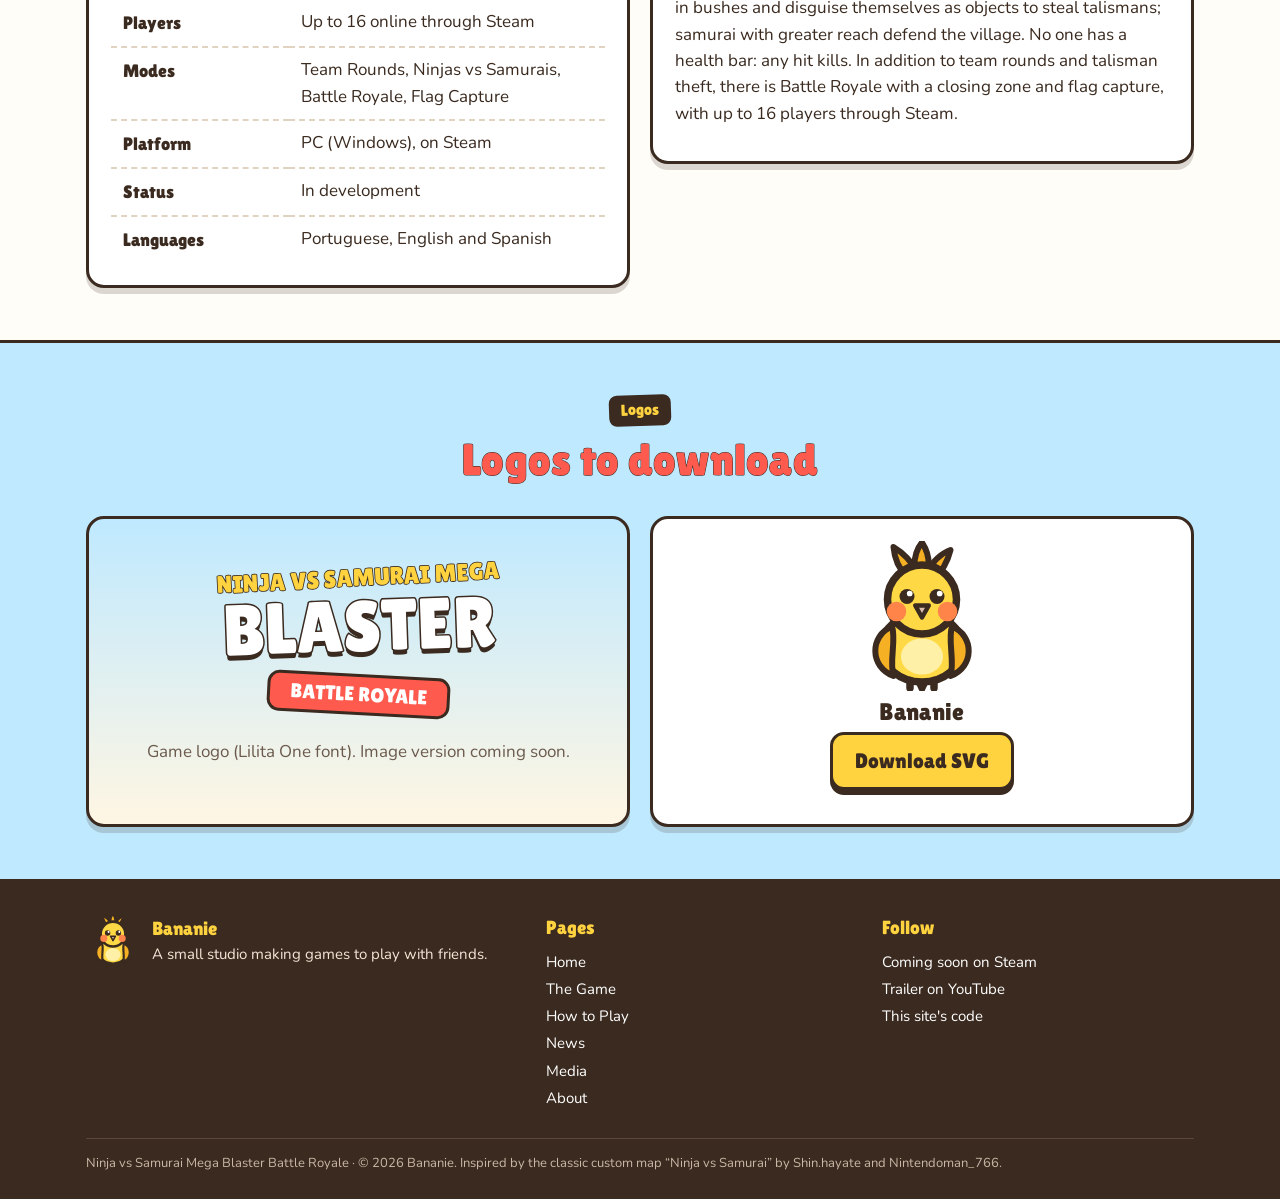
<file: site/midia.html>
<!doctype html>
<html lang="en">
<head>
<meta charset="utf-8">
<meta name="viewport" content="width=device-width, initial-scale=1">
<meta name="referrer" content="strict-origin-when-cross-origin">
<title>Media · Ninja vs Samurai Mega Blaster</title>
<meta name="description" content="Videos, logo and fact sheet for Ninja vs Samurai Mega Blaster Battle Royale for press and content creators.">
<link rel="icon" href="assets/bananie.svg" type="image/svg+xml">
<link rel="preconnect" href="https://fonts.googleapis.com">
<link rel="preconnect" href="https://fonts.gstatic.com" crossorigin>
<link href="https://fonts.googleapis.com/css2?family=Lilita+One&family=Nunito:wght@400;700;800&display=swap" rel="stylesheet">
<link rel="stylesheet" href="assets/site.css">
</head>
<body class="site">
<script src="assets/site.js"></script>

<section class="page-hero">
  <h1>Media</h1>
  <p>Videos, logos and information for press, streamers and content creators.</p>
</section>

<section class="band">
  <div class="wrap" style="max-width:960px">
    <div class="section-head"><span class="kicker">Videos</span><h2>See the game in action</h2></div>
    <div class="video"><iframe width="560" height="315" src="https://www.youtube.com/embed/XwUCWeQ5r00?si=ClYhWn1uIsWAXkfs" title="Ninja vs Samurai Mega Blaster Battle Royale demonstration" frameborder="0" allow="accelerometer; autoplay; clipboard-write; encrypted-media; gyroscope; picture-in-picture; web-share" referrerpolicy="strict-origin-when-cross-origin" allowfullscreen></iframe></div>
    <p class="center" style="margin-top:22px"><a class="btn yt-link" href="#" target="_blank" rel="noopener">Open on YouTube</a>
      <a class="btn steam steam-link" href="#" data-label="Steam page">Steam</a></p>
  </div>
</section>

<section class="band paper">
  <div class="wrap">
      <div class="section-head"><span class="kicker">Press kit</span><h2>Fact sheet</h2>
      <p>Feel free to use it in articles, videos and broadcasts.</p></div>
    <div class="grid c2" style="align-items:start">
      <div class="card">
        <table class="facts">
          <tr><th>Title</th><td>Ninja vs Samurai Mega Blaster Battle Royale</td></tr>
          <tr><th>Studio</th><td>Bananie</td></tr>
          <tr><th>Genre</th><td>Multiplayer action, stealth, Battle Royale</td></tr>
          <tr><th>Players</th><td>Up to 16 online through Steam</td></tr>
          <tr><th>Modes</th><td>Team Rounds, Ninjas vs Samurais, Battle Royale, Flag Capture</td></tr>
          <tr><th>Platform</th><td>PC (Windows), on Steam</td></tr>
          <tr><th>Status</th><td>In development</td></tr>
          <tr><th>Languages</th><td>Portuguese, English and Spanish</td></tr>
        </table>
      </div>
      <div class="card">
        <h3>In one sentence</h3>
        <p>Everyone has 1 life: ninjas steal talismans, samurai defend the village, and one strike decides everything.</p>
        <h3 style="margin-top:18px">In one paragraph</h3>
        <p>Ninja vs Samurai Mega Blaster Battle Royale is a modern take on the classic “Ninja vs Samurai” custom map.
        Stealthy ninjas hide in bushes and disguise themselves as objects to steal talismans; samurai with greater reach defend the village.
        No one has a health bar: any hit kills. In addition to team rounds and talisman theft, there is Battle Royale with a closing zone and flag capture,
        with up to 16 players through Steam.</p>
      </div>
    </div>
  </div>
</section>

<section class="band">
  <div class="wrap">
    <div class="section-head"><span class="kicker">Logos</span><h2>Logos to download</h2></div>
    <div class="grid c2">
      <div class="card center" style="background:linear-gradient(#bfe9ff,#fff6e3)">
        <div class="logo-stack" style="padding:18px 0">
          <span class="t-top" style="font-size:24px">NINJA VS SAMURAI MEGA</span>
          <span class="t-main" style="font-size:72px;text-shadow:0 5px 0 var(--ink)">BLASTER</span>
          <span class="t-sticker" style="font-size:20px">BATTLE ROYALE</span>
        </div>
        <p class="muted">Game logo (Lilita One font). Image version coming soon.</p>
      </div>
      <div class="card center">
        <img src="assets/bananie.svg" alt="Bananie logo" width="150" height="150">
        <h3>Bananie</h3>
        <p><a class="btn sun" href="assets/bananie.svg" download="bananie-logo.svg">Download SVG</a></p>
      </div>
    </div>
  </div>
</section>

</body>
</html>
</file>
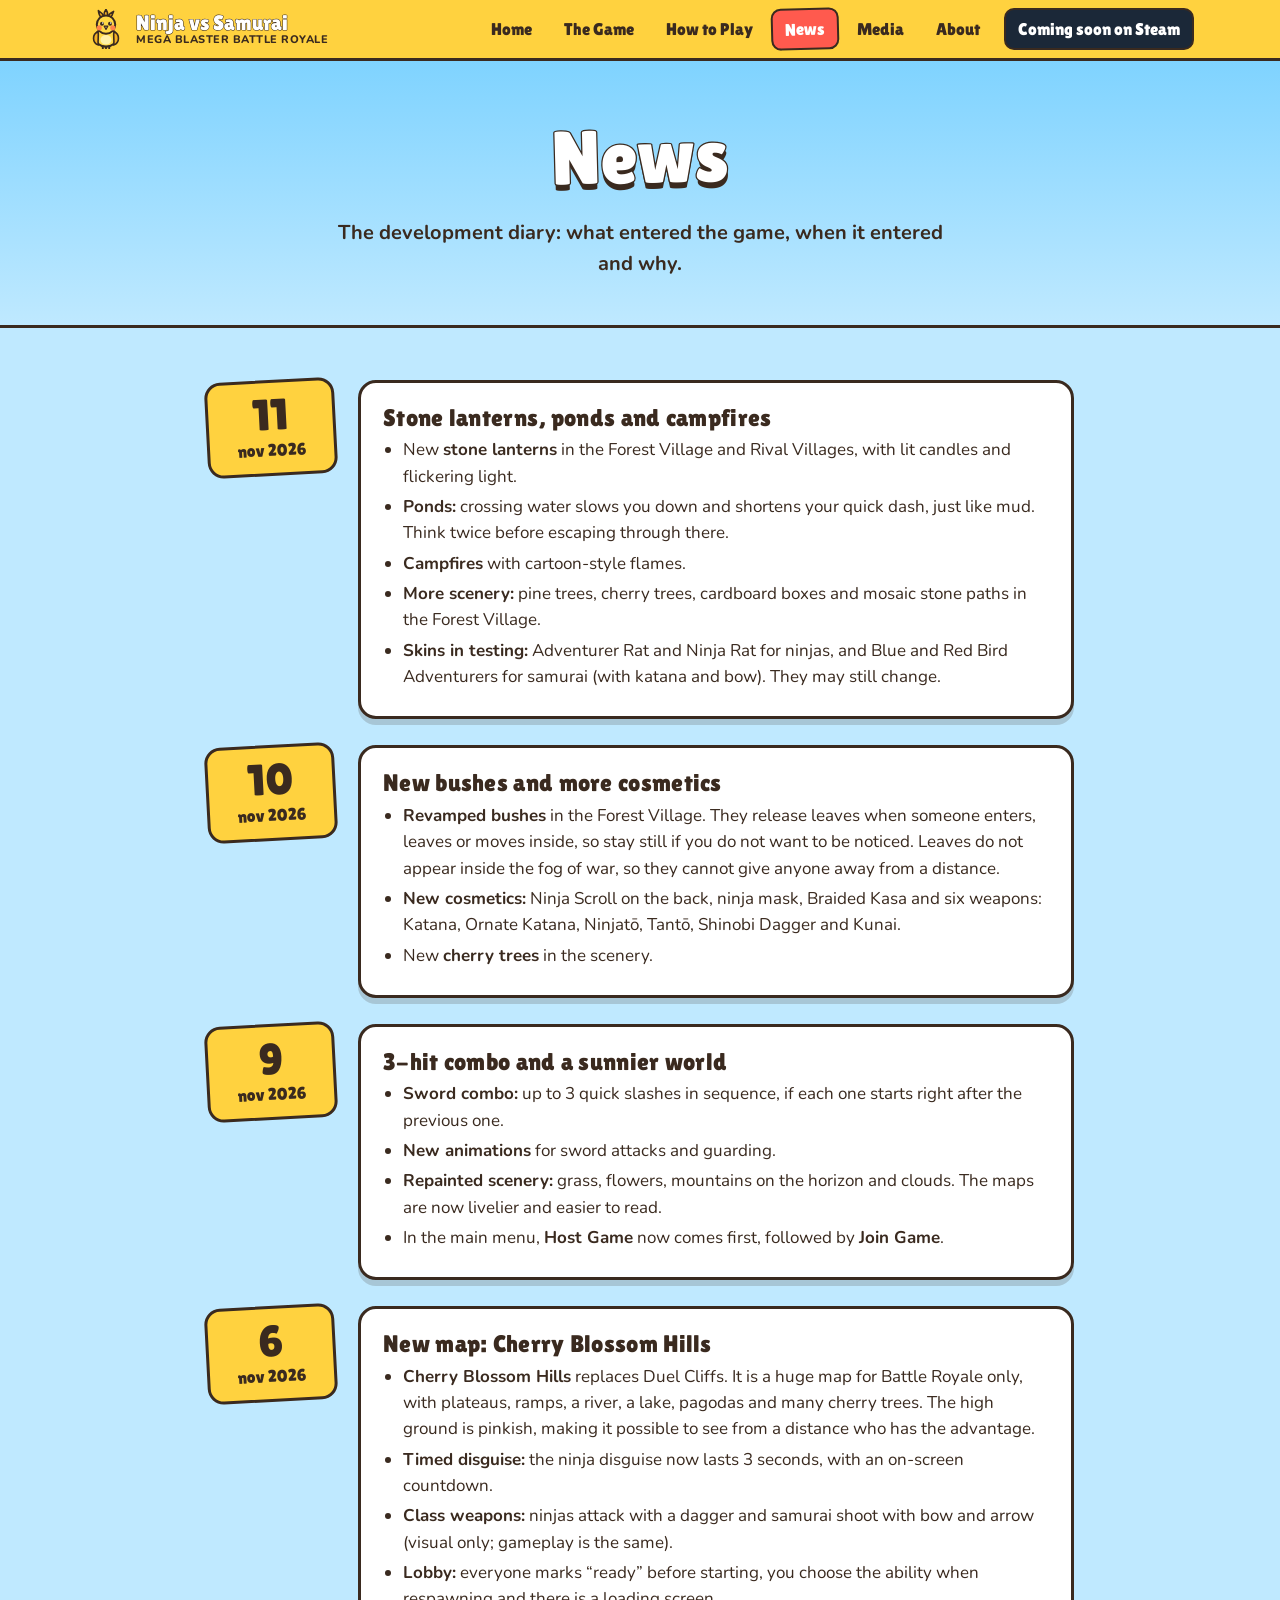
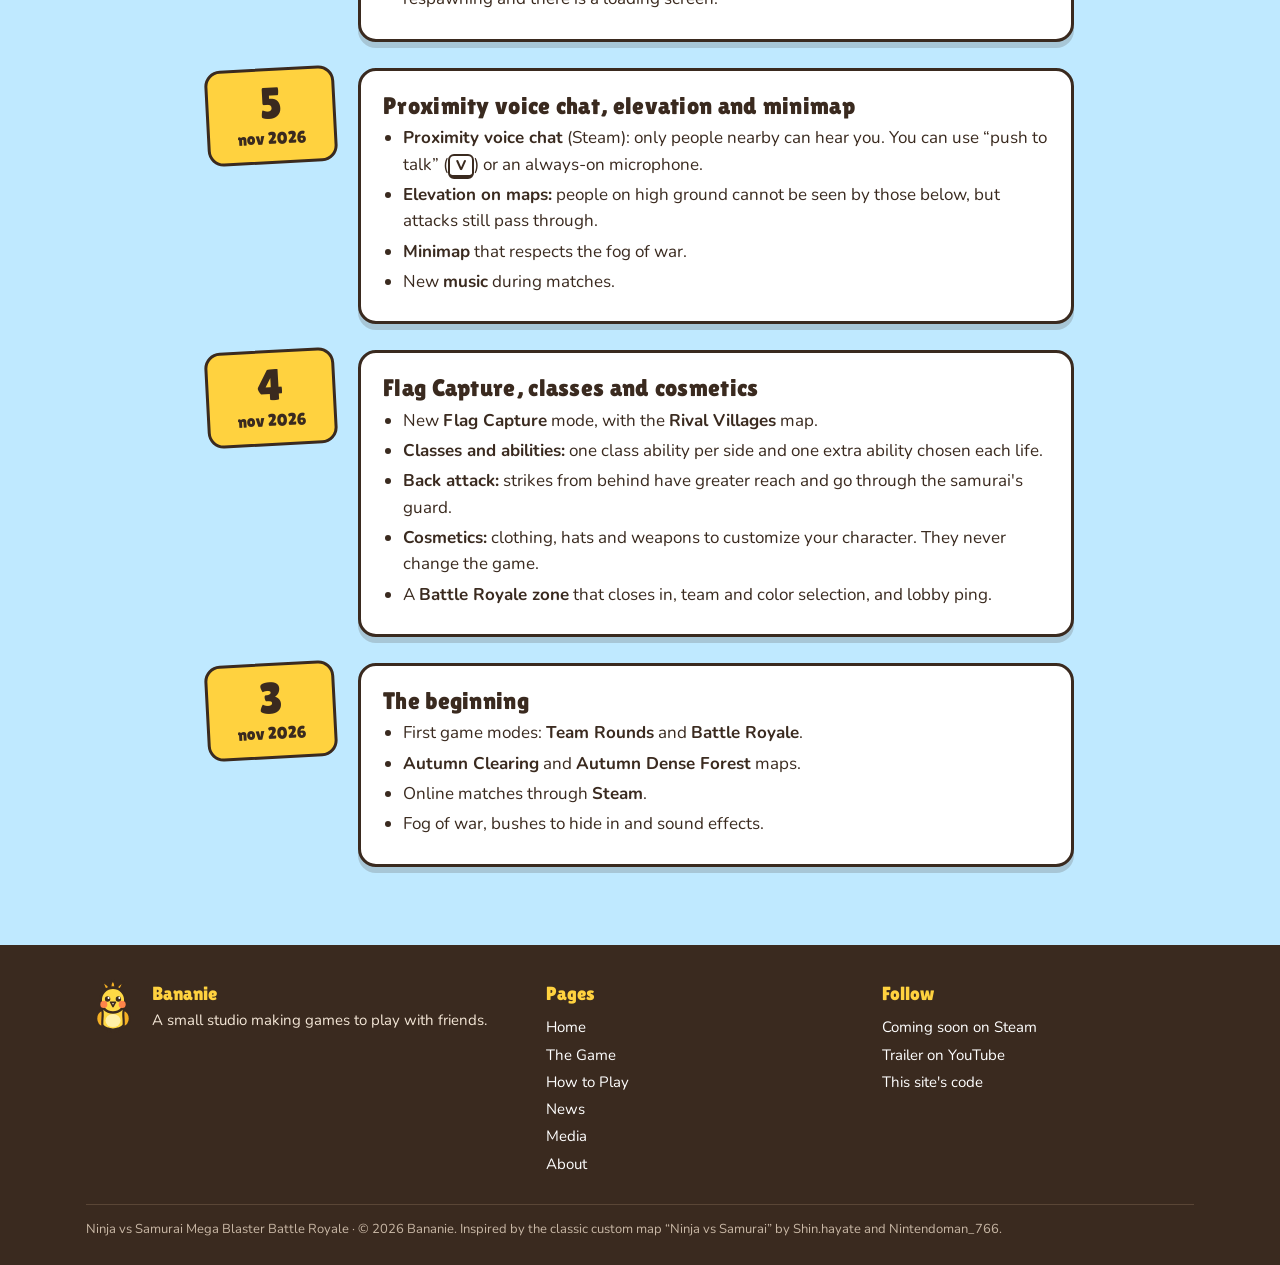
<file: site/novidades.html>
<!doctype html>
<html lang="en">
<head>
<meta charset="utf-8">
<meta name="viewport" content="width=device-width, initial-scale=1">
<meta name="referrer" content="strict-origin-when-cross-origin">
<title>News · Ninja vs Samurai Mega Blaster</title>
<meta name="description" content="Development diary of Ninja vs Samurai Mega Blaster Battle Royale.">
<link rel="icon" href="assets/bananie.svg" type="image/svg+xml">
<link rel="preconnect" href="https://fonts.googleapis.com">
<link rel="preconnect" href="https://fonts.gstatic.com" crossorigin>
<link href="https://fonts.googleapis.com/css2?family=Lilita+One&family=Nunito:wght@400;700;800&display=swap" rel="stylesheet">
<link rel="stylesheet" href="assets/site.css">
</head>
<body class="site">
<script src="assets/site.js"></script>

<section class="page-hero">
  <h1>News</h1>
  <p>The development diary: what entered the game, when it entered and why.</p>
</section>

<section class="band">
  <div class="wrap" style="max-width:900px">

    <!-- To publish an update: copy an article.post element and place it at the top. -->

    <article class="post" id="lanternas">
      <div class="date"><b>11</b><span>nov 2026</span></div>
      <div class="card">
        <h3>Stone lanterns, ponds and campfires</h3>
        <ul>
          <li>New <b>stone lanterns</b> in the Forest Village and Rival Villages, with lit candles and flickering light.</li>
          <li><b>Ponds:</b> crossing water slows you down and shortens your quick dash, just like mud. Think twice before escaping through there.</li>
          <li><b>Campfires</b> with cartoon-style flames.</li>
          <li><b>More scenery:</b> pine trees, cherry trees, cardboard boxes and mosaic stone paths in the Forest Village.</li>
          <li><b>Skins in testing:</b> Adventurer Rat and Ninja Rat for ninjas, and Blue and Red Bird Adventurers for samurai (with katana and bow). They may still change.</li>
        </ul>
      </div>
    </article>

    <article class="post" id="arbustos">
      <div class="date"><b>10</b><span>nov 2026</span></div>
      <div class="card">
        <h3>New bushes and more cosmetics</h3>
        <ul>
          <li><b>Revamped bushes</b> in the Forest Village. They release leaves when someone enters, leaves or moves inside, so stay still if you do not want to be noticed.
            Leaves do not appear inside the fog of war, so they cannot give anyone away from a distance.</li>
          <li><b>New cosmetics:</b> Ninja Scroll on the back, ninja mask, Braided Kasa and six weapons: Katana, Ornate Katana, Ninjatō, Tantō, Shinobi Dagger and Kunai.</li>
          <li>New <b>cherry trees</b> in the scenery.</li>
        </ul>
      </div>
    </article>

    <article class="post" id="combo">
      <div class="date"><b>9</b><span>nov 2026</span></div>
      <div class="card">
        <h3>3-hit combo and a sunnier world</h3>
        <ul>
          <li><b>Sword combo:</b> up to 3 quick slashes in sequence, if each one starts right after the previous one.</li>
          <li><b>New animations</b> for sword attacks and guarding.</li>
          <li><b>Repainted scenery:</b> grass, flowers, mountains on the horizon and clouds. The maps are now livelier and easier to read.</li>
          <li>In the main menu, <b>Host Game</b> now comes first, followed by <b>Join Game</b>.</li>
        </ul>
      </div>
    </article>

    <article class="post" id="cerejeiras">
      <div class="date"><b>6</b><span>nov 2026</span></div>
      <div class="card">
        <h3>New map: Cherry Blossom Hills</h3>
        <ul>
          <li><b>Cherry Blossom Hills</b> replaces Duel Cliffs. It is a huge map for Battle Royale only, with plateaus, ramps, a river, a lake, pagodas and many cherry trees.
            The high ground is pinkish, making it possible to see from a distance who has the advantage.</li>
          <li><b>Timed disguise:</b> the ninja disguise now lasts 3 seconds, with an on-screen countdown.</li>
          <li><b>Class weapons:</b> ninjas attack with a dagger and samurai shoot with bow and arrow (visual only; gameplay is the same).</li>
          <li><b>Lobby:</b> everyone marks “ready” before starting, you choose the ability when respawning and there is a loading screen.</li>
        </ul>
      </div>
    </article>

    <article class="post" id="voz">
      <div class="date"><b>5</b><span>nov 2026</span></div>
      <div class="card">
        <h3>Proximity voice chat, elevation and minimap</h3>
        <ul>
          <li><b>Proximity voice chat</b> (Steam): only people nearby can hear you. You can use “push to talk” (<kbd>V</kbd>) or an always-on microphone.</li>
          <li><b>Elevation on maps:</b> people on high ground cannot be seen by those below, but attacks still pass through.</li>
          <li><b>Minimap</b> that respects the fog of war.</li>
          <li>New <b>music</b> during matches.</li>
        </ul>
      </div>
    </article>

    <article class="post" id="estandarte">
      <div class="date"><b>4</b><span>nov 2026</span></div>
      <div class="card">
        <h3>Flag Capture, classes and cosmetics</h3>
        <ul>
          <li>New <b>Flag Capture</b> mode, with the <b>Rival Villages</b> map.</li>
          <li><b>Classes and abilities:</b> one class ability per side and one extra ability chosen each life.</li>
          <li><b>Back attack:</b> strikes from behind have greater reach and go through the samurai's guard.</li>
          <li><b>Cosmetics:</b> clothing, hats and weapons to customize your character. They never change the game.</li>
          <li>A <b>Battle Royale zone</b> that closes in, team and color selection, and lobby ping.</li>
        </ul>
      </div>
    </article>

    <article class="post" id="inicio">
      <div class="date"><b>3</b><span>nov 2026</span></div>
      <div class="card">
        <h3>The beginning</h3>
        <ul>
          <li>First game modes: <b>Team Rounds</b> and <b>Battle Royale</b>.</li>
          <li><b>Autumn Clearing</b> and <b>Autumn Dense Forest</b> maps.</li>
          <li>Online matches through <b>Steam</b>.</li>
          <li>Fog of war, bushes to hide in and sound effects.</li>
        </ul>
      </div>
    </article>

  </div>
</section>

</body>
</html>
</file>
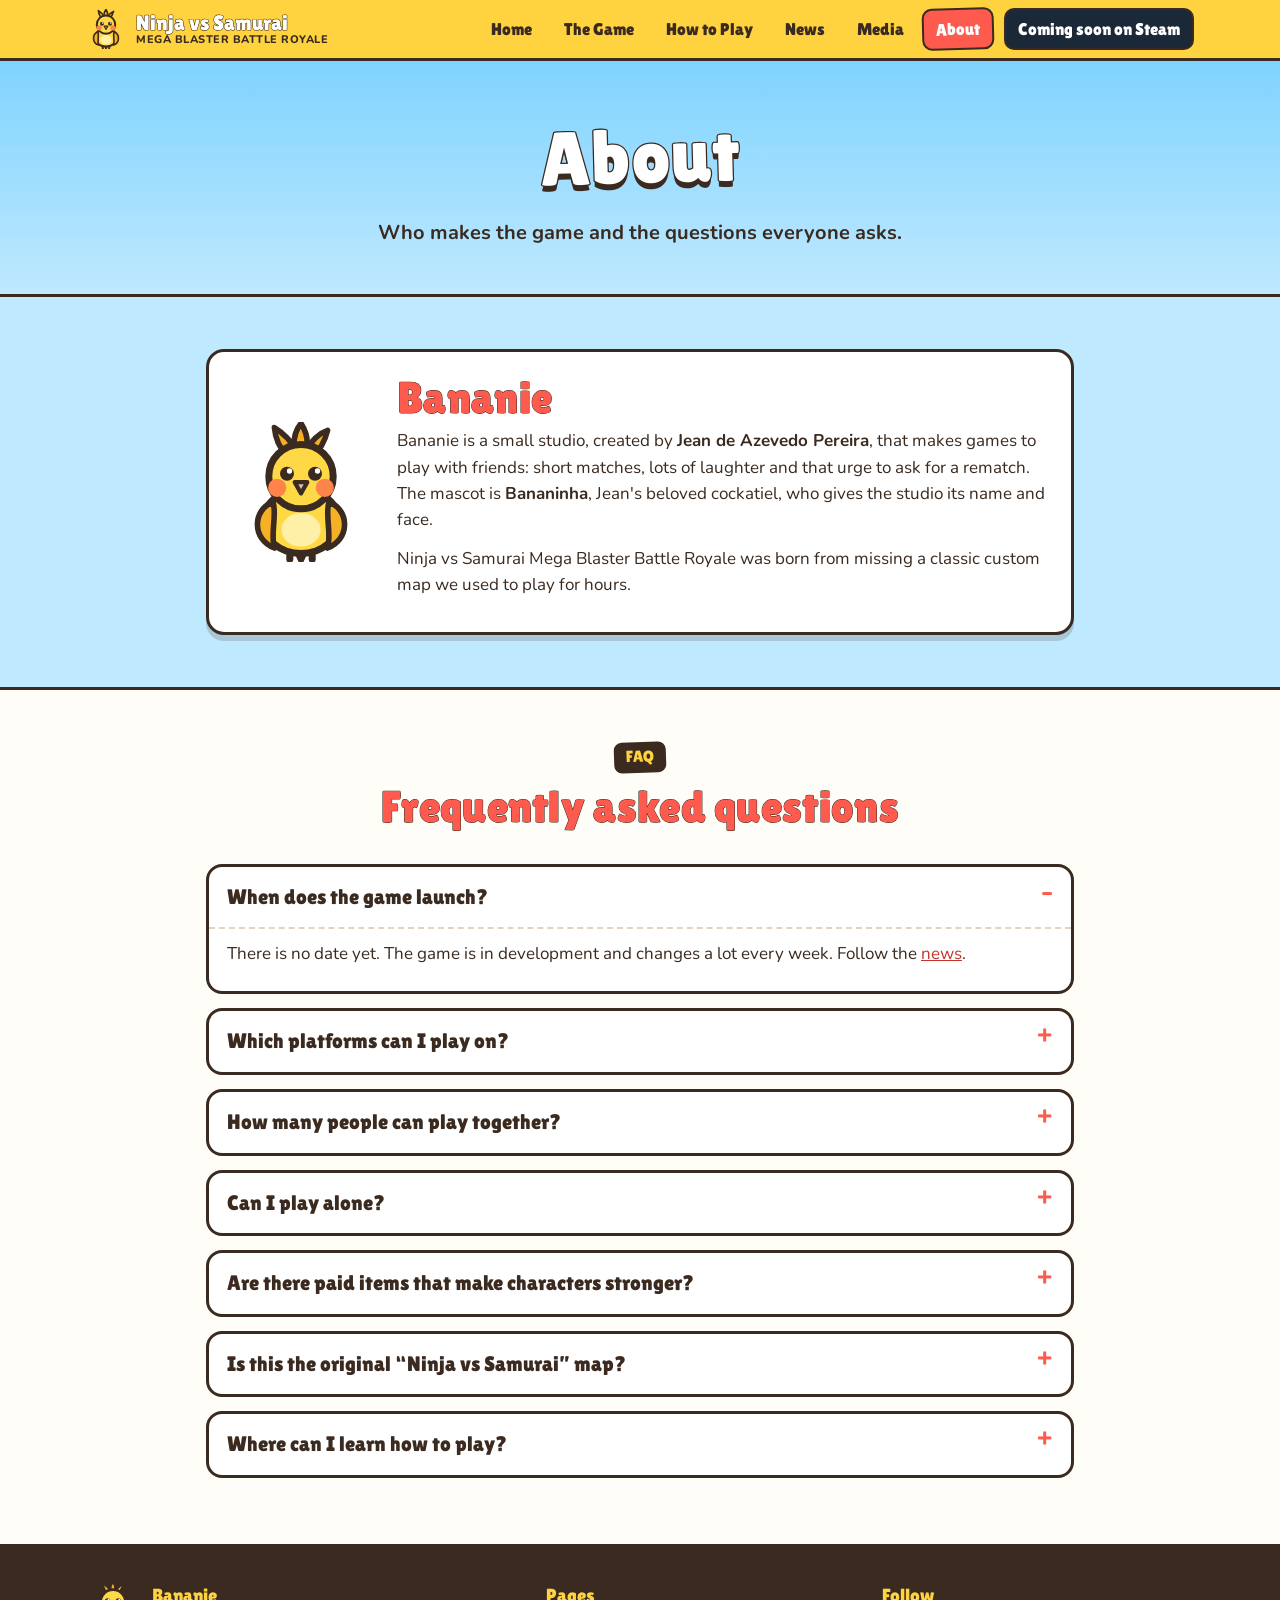
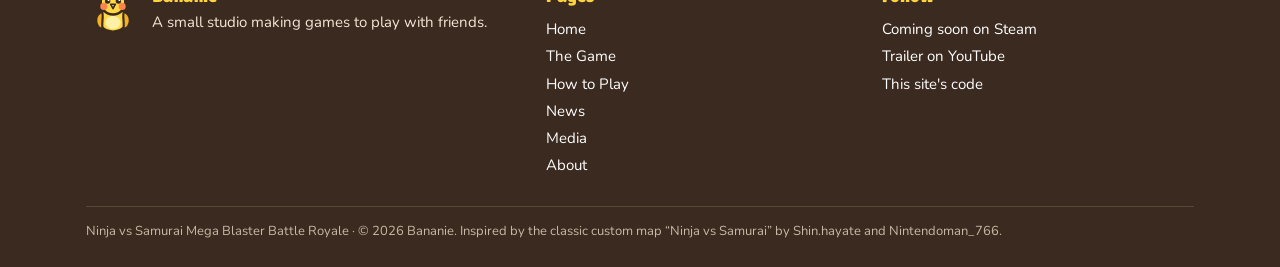
<file: site/sobre.html>
<!doctype html>
<html lang="en">
<head>
<meta charset="utf-8">
<meta name="viewport" content="width=device-width, initial-scale=1">
<meta name="referrer" content="strict-origin-when-cross-origin">
<title>About · Ninja vs Samurai Mega Blaster</title>
<meta name="description" content="About Bananie, the studio behind Ninja vs Samurai Mega Blaster Battle Royale, and frequently asked questions.">
<link rel="icon" href="assets/bananie.svg" type="image/svg+xml">
<link rel="preconnect" href="https://fonts.googleapis.com">
<link rel="preconnect" href="https://fonts.gstatic.com" crossorigin>
<link href="https://fonts.googleapis.com/css2?family=Lilita+One&family=Nunito:wght@400;700;800&display=swap" rel="stylesheet">
<link rel="stylesheet" href="assets/site.css">
</head>
<body class="site">
<script src="assets/site.js"></script>

<section class="page-hero">
  <h1>About</h1>
  <p>Who makes the game and the questions everyone asks.</p>
</section>

<section class="band">
  <div class="wrap" style="max-width:900px">
    <div class="card" style="display:grid;grid-template-columns:auto 1fr;gap:26px;align-items:center">
       <img src="assets/bananie.svg" alt="Bananie logo: Bananinha the cockatiel" width="140" height="140">
      <div>
        <h2 style="margin-bottom:4px">Bananie</h2>
         <p>Bananie is a small studio, created by <b>Jean de Azevedo Pereira</b>, that makes games to play with friends:
         short matches, lots of laughter and that urge to ask for a rematch. The mascot is <b>Bananinha</b>, Jean's beloved cockatiel, who gives the studio its name and face.</p>
         <p>Ninja vs Samurai Mega Blaster Battle Royale was born from missing a classic custom map we used to play for hours.</p>
      </div>
    </div>
  </div>
</section>

<section class="band paper" id="faq">
  <div class="wrap" style="max-width:900px">
    <div class="section-head"><span class="kicker">FAQ</span><h2>Frequently asked questions</h2></div>

    <details class="faq" open><summary>When does the game launch?</summary>
      <div class="a"><p>There is no date yet. The game is in development and changes a lot every week. Follow the <a href="novidades.html">news</a>.</p></div></details>

    <details class="faq"><summary>Which platforms can I play on?</summary>
      <div class="a"><p>PC (Windows), through Steam.</p>
      <p><a class="btn steam steam-link" href="#" data-label="View on Steam">Steam</a></p></div></details>

    <details class="faq"><summary>How many people can play together?</summary>
      <div class="a"><p>Up to <b>16 players</b> per match through Steam. On the same PC, one player on keyboard and mouse and up to 4 controllers can also share the screen.
      The sweet spot is 5 versus 5, but it works with as few as 2 players.</p></div></details>

    <details class="faq"><summary>Can I play alone?</summary>
      <div class="a"><p>You can practice alone, but the game was made to be played together. The fun starts when the room fills up.</p></div></details>

    <details class="faq"><summary>Are there paid items that make characters stronger?</summary>
      <div class="a"><p>No. Everyone has 1 life and the same attacks. Cosmetics (clothes, hats, weapons) only change your appearance.</p></div></details>

    <details class="faq"><summary>Is this the original “Ninja vs Samurai” map?</summary>
      <div class="a"><p>No. It is a new game inspired by the classic custom map by Shin.hayate and Nintendoman_766. The basic rules are the same
      (1 life, ninjas stealing talismans, samurai defending), with new modes, maps and controls.</p></div></details>

    <details class="faq"><summary>Where can I learn how to play?</summary>
      <div class="a"><p>In the <a href="como-jogar.html">How to Play guide</a>: controls, classes, abilities, modes, maps and survival tips. You can even print it.</p></div></details>
  </div>
</section>

</body>
</html>
</file>
<file: site/assets/site.css>
/* Ninja vs Samurai Mega Blaster — shared site styles.
   The header and footer apply to every page (including the How to Play guide).
   The rest applies only to pages with <body class="site">. */

:root {
  --ink: #3A2A1F; --soft: #6b5a4d; --cream: #FFF6E3; --paper: #fffdf7;
  --sun: #FFD23F; --sun-deep: #F5B024; --coral: #FF5A4E; --leaf: #6CC25B; --leaf-deep: #3f9a3a;
  --sky: #7FD3FF; --sky-pale: #bfe9ff; --night: #2f3456; --petal: #ffb7d0;
  --display: "Lilita One", "Segoe UI", sans-serif;
  --body: "Nunito", "Segoe UI", Arial, sans-serif;
  --radius: 18px;
}

/* ---------- Header ---------- */
.site-header { position: sticky; top: 0; z-index: 50; background: var(--sun); border-bottom: 3px solid var(--ink);
  font-family: var(--body); }
.site-header .bar { max-width: 1140px; margin: 0 auto; padding: 8px 16px; display: flex; align-items: center; gap: 16px; }
.brand { display: flex; align-items: center; gap: 10px; text-decoration: none; color: var(--ink); flex-shrink: 0; }
.brand img { width: 40px; height: 40px; }
.brand span { font-family: var(--display); font-size: 21px; line-height: 1; color: #fff; -webkit-text-stroke: 1px var(--ink);
  paint-order: stroke fill; }
.brand small { display: block; font-family: var(--body); font-weight: 800; font-size: 11px; color: var(--ink);
  -webkit-text-stroke: 0; letter-spacing: .5px; }
.site-nav { margin-left: auto; display: flex; gap: 4px; flex-wrap: wrap; }
.site-nav a { font-family: var(--display); font-size: 17px; color: var(--ink); text-decoration: none; padding: 6px 12px;
  border: 2.5px solid transparent; border-radius: 10px; transition: transform .12s, background .12s; }
.site-nav a:hover { background: #fff; border-color: var(--ink); transform: rotate(-2deg); }
.site-nav a[aria-current="page"] { background: var(--coral); color: #fff; border-color: var(--ink); transform: rotate(-1.5deg); }
.site-nav a.nav-steam { background: #1b2838; color: #fff; border-color: var(--ink); margin-left: 6px; }
.site-nav a.nav-steam.soon:hover { transform: none; }
.nav-toggle { display: none; margin-left: auto; font-family: var(--display); font-size: 17px; background: #fff; color: var(--ink);
  border: 2.5px solid var(--ink); border-radius: 10px; padding: 5px 12px; cursor: pointer; }

@media (max-width: 860px) {
  .nav-toggle { display: block; }
  .site-header .bar { flex-wrap: wrap; }
  .site-nav { display: none; width: 100%; flex-direction: column; gap: 6px; padding: 4px 0 10px; }
  .site-nav.open { display: flex; }
  .site-nav a { background: #fff; border-color: var(--ink); }
  .site-nav a:hover, .site-nav a[aria-current="page"] { transform: none; }
}

/* ---------- Footer ---------- */
.site-footer { margin-top: auto; background: var(--ink); color: #f3e6d6; font-family: var(--body); font-size: 15px; }
.site-footer .inner { max-width: 1140px; margin: 0 auto; padding: 34px 16px 26px; display: grid; gap: 24px;
  grid-template-columns: 1.4fr 1fr 1fr; }
.site-footer h4 { font-family: var(--display); font-weight: normal; font-size: 19px; color: var(--sun); margin: 0 0 8px; }
.site-footer a { color: #fff; text-decoration: none; }
.site-footer a:hover { color: var(--sun); text-decoration: underline; }
.site-footer ul { list-style: none; margin: 0; padding: 0; }
.site-footer li { margin: 4px 0; }
.site-footer .studio-line { display: flex; align-items: center; gap: 12px; }
.site-footer .studio-line img { width: 54px; height: 54px; }
.site-footer .legal { grid-column: 1 / -1; border-top: 1px solid #5a4636; padding-top: 14px; font-size: 13px; color: #c9b8a6; }
@media (max-width: 700px) { .site-footer .inner { grid-template-columns: 1fr; } }

@media print { .site-header, .site-footer { display: none !important; } }

/* =================== Site pages =================== */
body.site { min-height: 100vh; display: flex; flex-direction: column; margin: 0; font-family: var(--body); color: var(--ink); background: var(--sky-pale); font-size: 17px; line-height: 1.55; }
body.site h1, body.site h2, body.site h3, body.site .display { font-family: var(--display); font-weight: normal; letter-spacing: .3px; line-height: 1.1; }
body.site h2 { font-size: clamp(30px, 5vw, 44px); color: var(--coral); margin: 0 0 12px; -webkit-text-stroke: 1px var(--ink); paint-order: stroke fill; }
body.site h3 { font-size: 24px; margin: 0 0 6px; }
body.site p { margin: 6px 0 12px; }
:where(body.site) a { color: #c2372d; }
body.site img { max-width: 100%; }

body.site *, body.site *::before, body.site *::after { box-sizing: border-box; }
.wrap { width: 100%; max-width: 1140px; margin: 0 auto; padding: 0 16px; }
.band { padding: 52px 0; }
.band.paper { background: var(--paper); border-top: 3px solid var(--ink); border-bottom: 3px solid var(--ink); }
.band.sunny { background: #fff1b8; border-top: 3px solid var(--ink); border-bottom: 3px solid var(--ink); }
.band.grass { background: var(--leaf); border-top: 3px solid var(--ink); }
.section-head { text-align: center; max-width: 720px; margin: 0 auto 32px; }
.section-head .kicker { display: inline-block; font-family: var(--display); font-size: 16px; background: var(--ink); color: var(--sun);
  padding: 3px 12px; border-radius: 8px; transform: rotate(-2deg); margin-bottom: 10px; }

/* Sticker-style buttons */
.btn { display: inline-block; font-family: var(--display); font-size: 21px; text-decoration: none; color: var(--ink);
  background: #fff; border: 3px solid var(--ink); border-radius: 14px; padding: 10px 22px; box-shadow: 0 5px 0 var(--ink);
  transition: transform .1s, box-shadow .1s; }
body.site a.btn { color: var(--ink); }
.btn:hover { transform: translateY(-2px) rotate(-1.5deg); box-shadow: 0 7px 0 var(--ink); }
.btn:active { transform: translateY(3px); box-shadow: 0 2px 0 var(--ink); }
.btn.primary { background: var(--coral); }
body.site a.btn.primary { color: #fff; }
.btn.sun { background: var(--sun); }
.btn.steam { background: #1b2838; }
body.site a.btn.steam, a.btn.steam { color: #fff; }
.steam-link.soon { cursor: default; }
.btn.soon:hover, .btn.soon:active { transform: none; box-shadow: 0 5px 0 var(--ink); }
.btn-row { display: flex; gap: 14px; flex-wrap: wrap; justify-content: center; }

/* Cards */
.card { background: #fff; border: 3px solid var(--ink); border-radius: var(--radius); padding: 22px; box-shadow: 0 6px 0 rgba(58,42,31,.18); }
.grid { display: grid; gap: 20px; }
.grid.c2 { grid-template-columns: repeat(auto-fit, minmax(280px, 1fr)); }
.grid.c3 { grid-template-columns: repeat(auto-fit, minmax(250px, 1fr)); }
.grid.c4 { grid-template-columns: repeat(auto-fit, minmax(220px, 1fr)); }
.tilt-l { transform: rotate(-1deg); } .tilt-r { transform: rotate(1deg); }
.icon-badge { width: 64px; height: 64px; border: 3px solid var(--ink); border-radius: 16px; display: grid; place-items: center;
  margin-bottom: 12px; transform: rotate(-4deg); }
.icon-badge svg { width: 38px; height: 38px; }
.tag { display: inline-block; font-size: 13px; font-weight: 800; border-radius: 7px; padding: 1px 8px; border: 2px solid var(--ink); }
.tag.n { background: var(--night); color: #fff; } .tag.s { background: var(--coral); color: #fff; } .tag.b { background: var(--leaf); color: #fff; }
.tag.y { background: var(--sun); }

/* ---------- Hero (home page) ---------- */
.hero { position: relative; overflow: hidden; background: linear-gradient(#7fd3ff, #bfe9ff 55%, #fff1c9 100%);
  border-bottom: 3px solid var(--ink); }
/* Scene height follows the artwork ratio (1440x260): the top is never cropped; only the sides are on narrow screens. */
.hero { --scene-h: max(150px, calc(100vw * 260 / 1440)); }
.hero .scene { position: absolute; inset: auto 0 0 0; width: 100%; height: var(--scene-h); }
.hero .sunball { position: absolute; top: 34px; right: 9%; width: 100px; height: 100px; border-radius: 50%; background: var(--sun);
  border: 3px solid var(--ink); box-shadow: 0 0 0 18px rgba(255,210,63,.35), 0 0 0 40px rgba(255,210,63,.15); }
.cloud { position: absolute; background: #fff; border: 3px solid var(--ink); border-radius: 60px; height: 38px; }
.cloud::before, .cloud::after { content: ""; position: absolute; background: #fff; border: 3px solid var(--ink); border-bottom: 0;
  border-radius: 50% 50% 0 0; }
.cloud::before { width: 46%; height: 150%; left: 14%; bottom: 50%; }
.cloud::after { width: 34%; height: 110%; right: 14%; bottom: 50%; }
.cloud.a { width: 140px; top: 100px; left: 7%; animation: drift 38s linear infinite alternate; }
.cloud.b { width: 100px; top: 56px; left: 58%; animation: drift 46s linear infinite alternate-reverse; }
@keyframes drift { from { translate: -30px 0; } to { translate: 60px 0; } }
@media (prefers-reduced-motion: reduce) { .cloud { animation: none !important; } }
.hero .content { position: relative; z-index: 2; text-align: center; padding: 36px 16px calc(var(--scene-h) * .45); max-width: 1240px; margin: 0 auto; }
/* Trailer inside the hero: below the logo on mobile, beside it on wide screens. */
.hero-video { max-width: 760px; margin: 30px auto 0; }
@media (min-width: 1000px) {
  .hero-grid { display: grid; grid-template-columns: 1fr 1.2fr; gap: 44px; align-items: center; }
  .hero-video { margin: 0; max-width: none; }
  .hero .logo-stack .t-top { font-size: clamp(22px, 2.5vw, 34px); }
  .hero .logo-stack .t-main { font-size: clamp(64px, 8.4vw, 124px); }
  .hero .logo-stack .t-sticker { font-size: clamp(20px, 2.1vw, 28px); }
  .hero .tagline { margin: 20px 0 18px; }
  .hero .btn-row { gap: 10px; }
  .hero .btn { font-size: 18px; padding: 8px 16px; }
  .cloud.a { display: none; }
  .cloud.b { left: 70%; top: 40px; }
}
.logo-stack { display: flex; flex-direction: column; align-items: center; }
.logo-stack .t-top { font-family: var(--display); font-size: clamp(22px, 4.4vw, 42px); color: var(--sun); -webkit-text-stroke: 1.6px var(--ink);
  paint-order: stroke fill; transform: rotate(-3deg); margin-bottom: -4px; }
.logo-stack .t-main { font-family: var(--display); font-size: clamp(64px, 14vw, 150px); color: #fff; -webkit-text-stroke: 3px var(--ink);
  paint-order: stroke fill; transform: rotate(-2deg); line-height: .95; text-shadow: 0 8px 0 var(--ink); }
.logo-stack .t-sticker { font-family: var(--display); font-size: clamp(20px, 3.4vw, 32px); color: #fff; background: var(--coral);
  border: 3px solid var(--ink); border-radius: 12px; padding: 2px 20px; transform: rotate(3deg); margin-top: 14px; }
.hero .tagline { font-size: clamp(19px, 2.4vw, 25px); font-weight: 800; margin: 26px 0 22px; }
.hero .pill-row { display: flex; gap: 10px; justify-content: center; flex-wrap: wrap; margin-top: 22px; }
.pill { font-weight: 800; font-size: 15px; background: #fff; border: 2.5px solid var(--ink); border-radius: 999px; padding: 4px 14px; }

/* Trailer */
.video { position: relative; width: 100%; aspect-ratio: 16 / 9; border: 4px solid var(--ink); border-radius: 22px; overflow: hidden;
  background: #000; box-shadow: 0 10px 0 var(--ink); }
.video iframe, .video .poster { position: absolute; inset: 0; width: 100%; height: 100%; border: 0; }
.video .poster { display: grid; place-items: center; background-size: cover; background-position: center; cursor: pointer; padding: 0; }
.video .poster::after { content: ""; position: absolute; inset: 0; background: rgba(0,0,0,.18); }
.play { position: relative; z-index: 1; width: 104px; height: 104px; border-radius: 50%; background: var(--coral); border: 4px solid var(--ink);
  display: grid; place-items: center; box-shadow: 0 6px 0 var(--ink); transition: transform .12s; }
.video .poster:hover .play { transform: scale(1.08) rotate(-4deg); }
.play svg { width: 44px; height: 44px; margin-left: 6px; }

/* Modes / maps section */
.mode-card h3 { display: flex; align-items: center; gap: 8px; flex-wrap: wrap; }
.map-card { padding: 0; overflow: hidden; display: flex; flex-direction: column; }
.map-card .art { height: 150px; border-bottom: 3px solid var(--ink); position: relative; }
.map-card .art svg { position: absolute; inset: 0; width: 100%; height: 100%; }
.map-card .body { padding: 16px 18px 18px; }
.map-card .modes { display: flex; gap: 6px; flex-wrap: wrap; margin-top: 8px; }

/* Highlight / CTA */
.cta-box { text-align: center; background: var(--sun); border: 4px solid var(--ink); border-radius: 26px; padding: 40px 22px;
  box-shadow: 0 10px 0 var(--ink); transform: rotate(-.6deg); }
.cta-box h2 { color: #fff; }

/* Inner page header */
.page-hero { background: linear-gradient(#7fd3ff, #bfe9ff); border-bottom: 3px solid var(--ink); text-align: center; padding: 54px 16px 46px;
  position: relative; overflow: hidden; }
.page-hero h1 { font-size: clamp(42px, 8vw, 76px); color: #fff; -webkit-text-stroke: 2.5px var(--ink); paint-order: stroke fill;
  text-shadow: 0 6px 0 var(--ink); margin: 0; transform: rotate(-1.5deg); }
body.site .page-hero p { font-size: 20px; font-weight: 700; max-width: 640px; margin: 18px auto 0; }

/* News */
.post { display: grid; grid-template-columns: 130px 1fr; gap: 22px; margin-bottom: 26px; }
.post .date { font-family: var(--display); text-align: center; background: var(--sun); border: 3px solid var(--ink); border-radius: 16px;
  padding: 10px 6px; height: max-content; transform: rotate(-3deg); }
.post .date b { display: block; font-size: 44px; line-height: 1; font-weight: normal; }
.post .date span { font-size: 17px; }
.post h3 { font-size: 27px; }
.post ul { margin: 6px 0 4px 20px; padding: 0; } .post li { margin: 4px 0; }
@media (max-width: 640px) { .post { grid-template-columns: 1fr; } .post .date { width: 130px; } }

/* Technical sheet / tables */
.facts { width: 100%; border-collapse: collapse; }
.facts th, .facts td { text-align: left; padding: 9px 12px; border-bottom: 2px dashed #e1d3c2; vertical-align: top; }
.facts th { font-family: var(--display); font-weight: normal; width: 36%; font-size: 18px; }
.facts tr:last-child th, .facts tr:last-child td { border-bottom: 0; }

/* FAQ */
details.faq { background: #fff; border: 3px solid var(--ink); border-radius: 16px; padding: 0; margin-bottom: 14px; }
details.faq summary { font-family: var(--display); font-size: 21px; padding: 14px 18px; cursor: pointer; list-style: none; display: flex;
  justify-content: space-between; gap: 12px; }
details.faq summary::-webkit-details-marker { display: none; }
details.faq summary::after { content: "+"; font-size: 26px; line-height: .8; color: var(--coral); }
details.faq[open] summary::after { content: "–"; }
details.faq[open] summary { border-bottom: 2px dashed #e1d3c2; }
details.faq .a { padding: 6px 18px 12px; }

.kbd, body.site kbd { font-family: var(--body); font-weight: 800; font-size: 14px; background: #fff; border: 2px solid var(--ink);
  border-bottom-width: 4px; border-radius: 6px; padding: 0 6px; white-space: nowrap; }
.muted { color: var(--soft); }
.center { text-align: center; }
</file>
